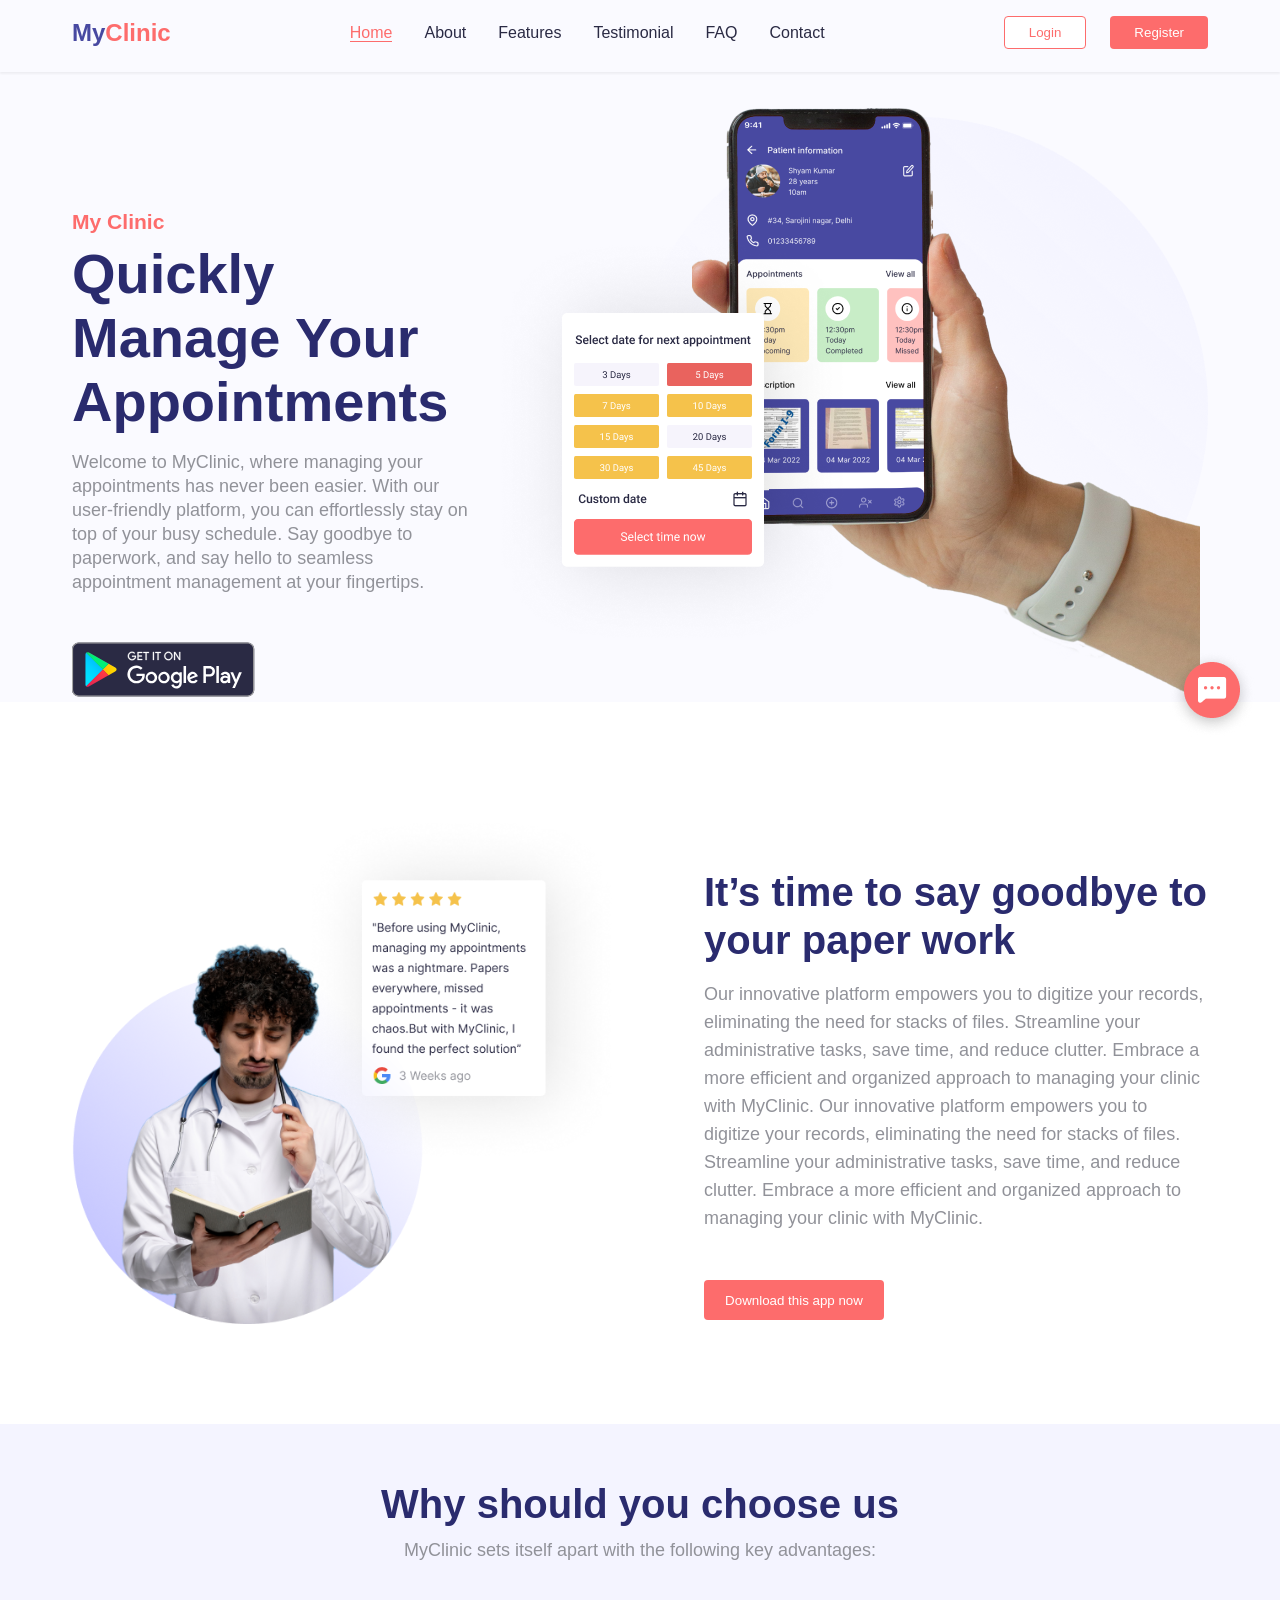
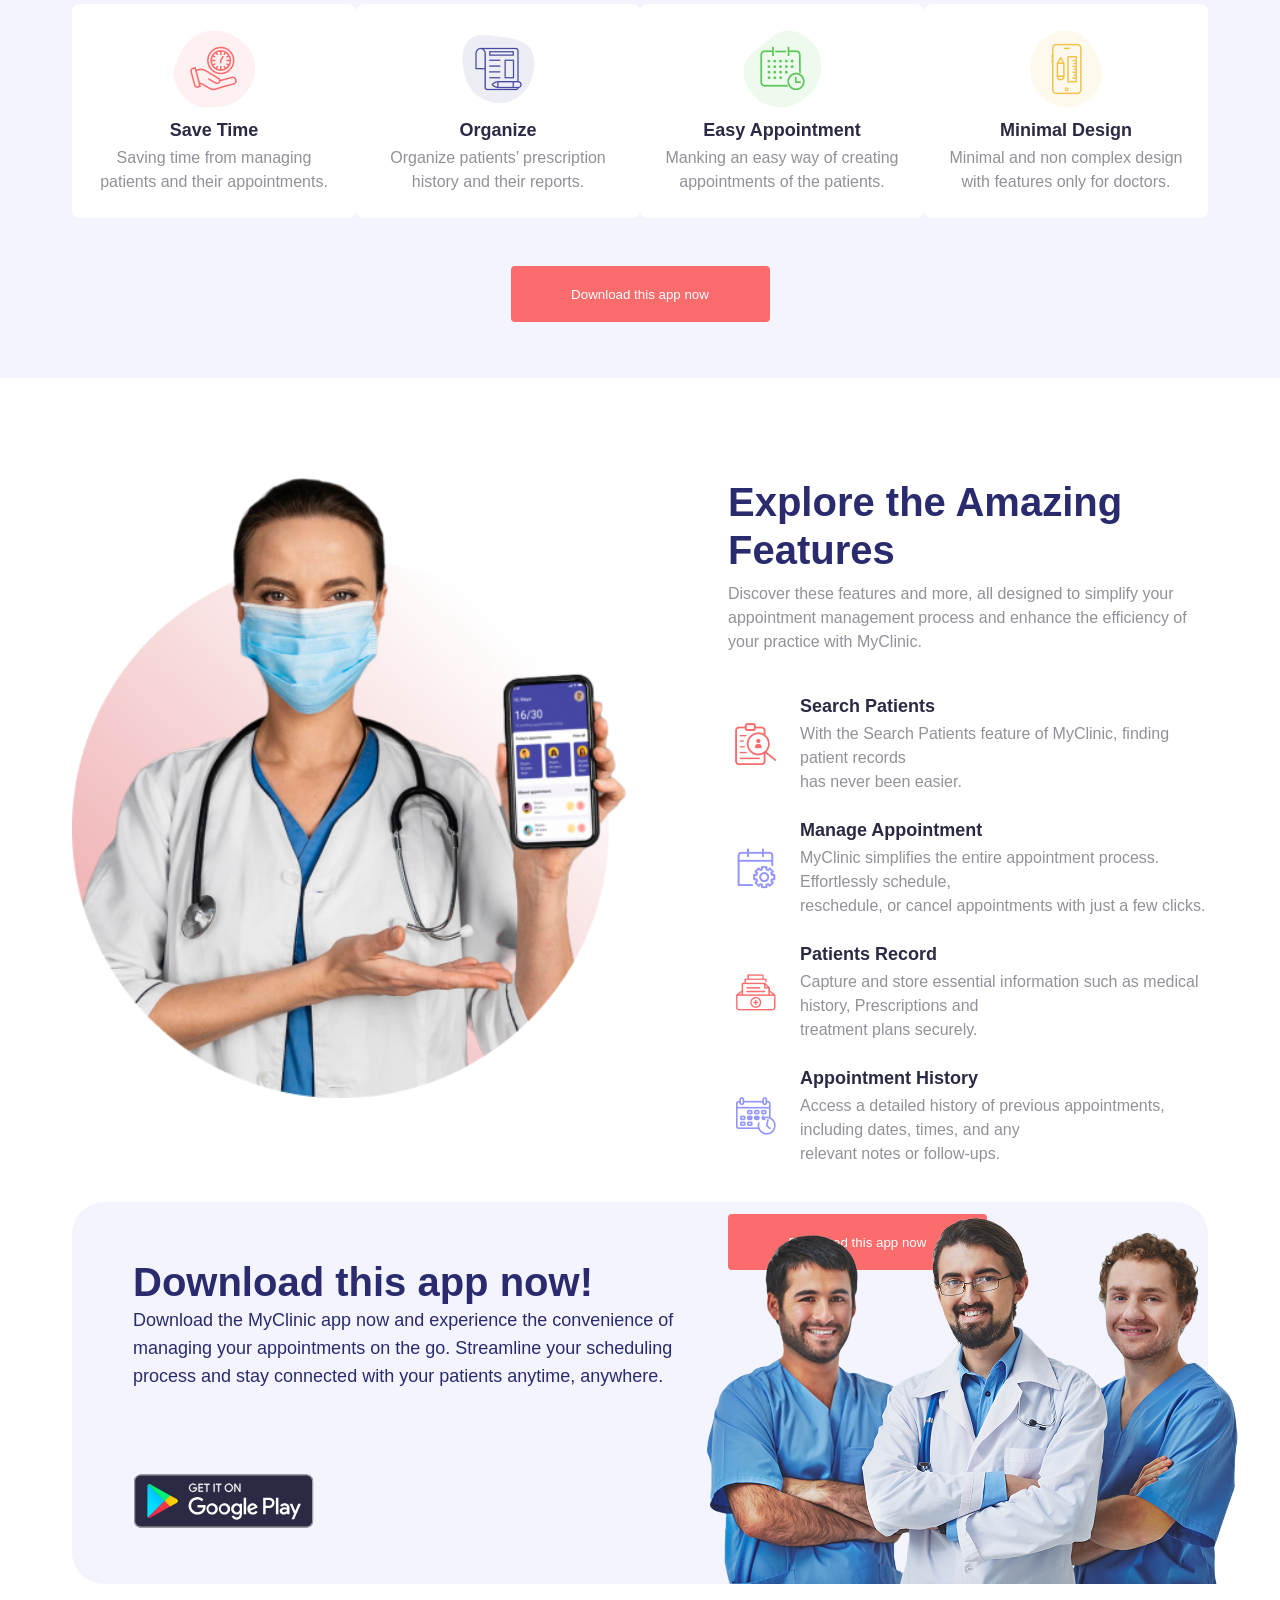
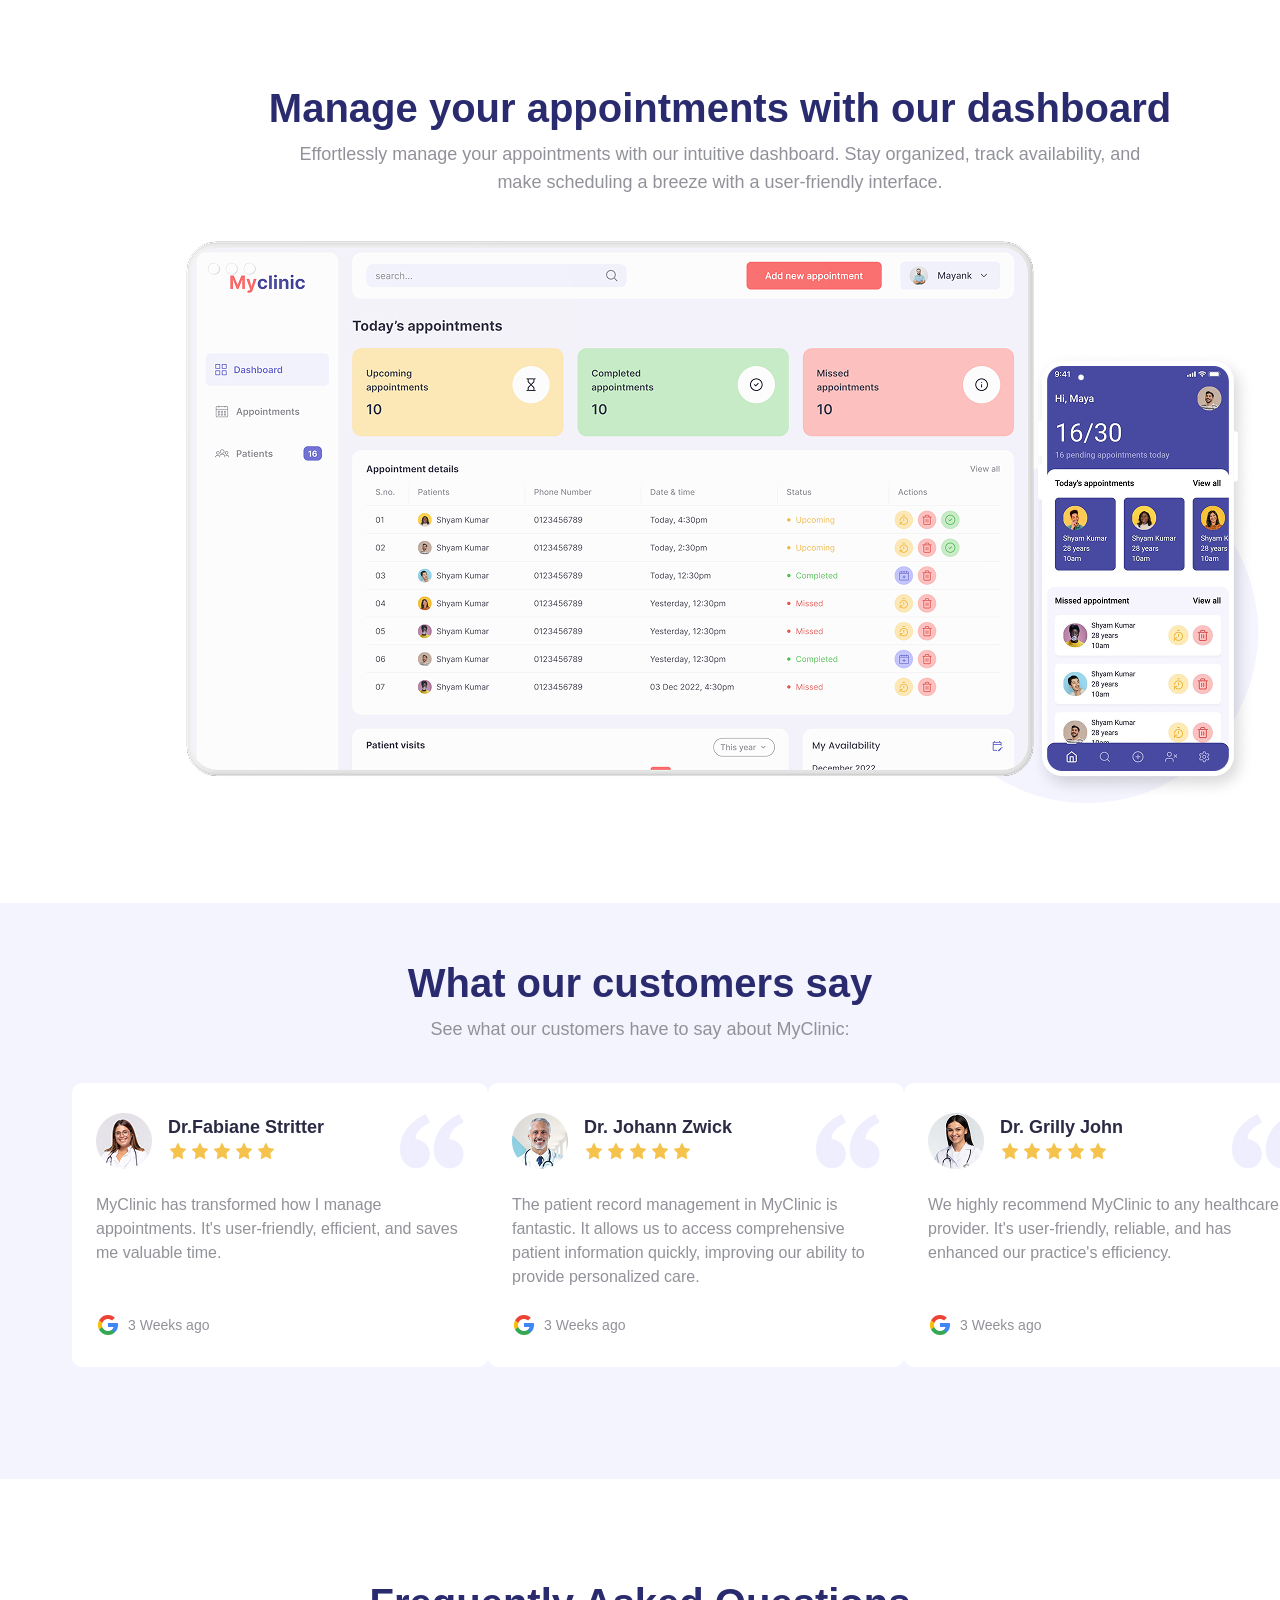
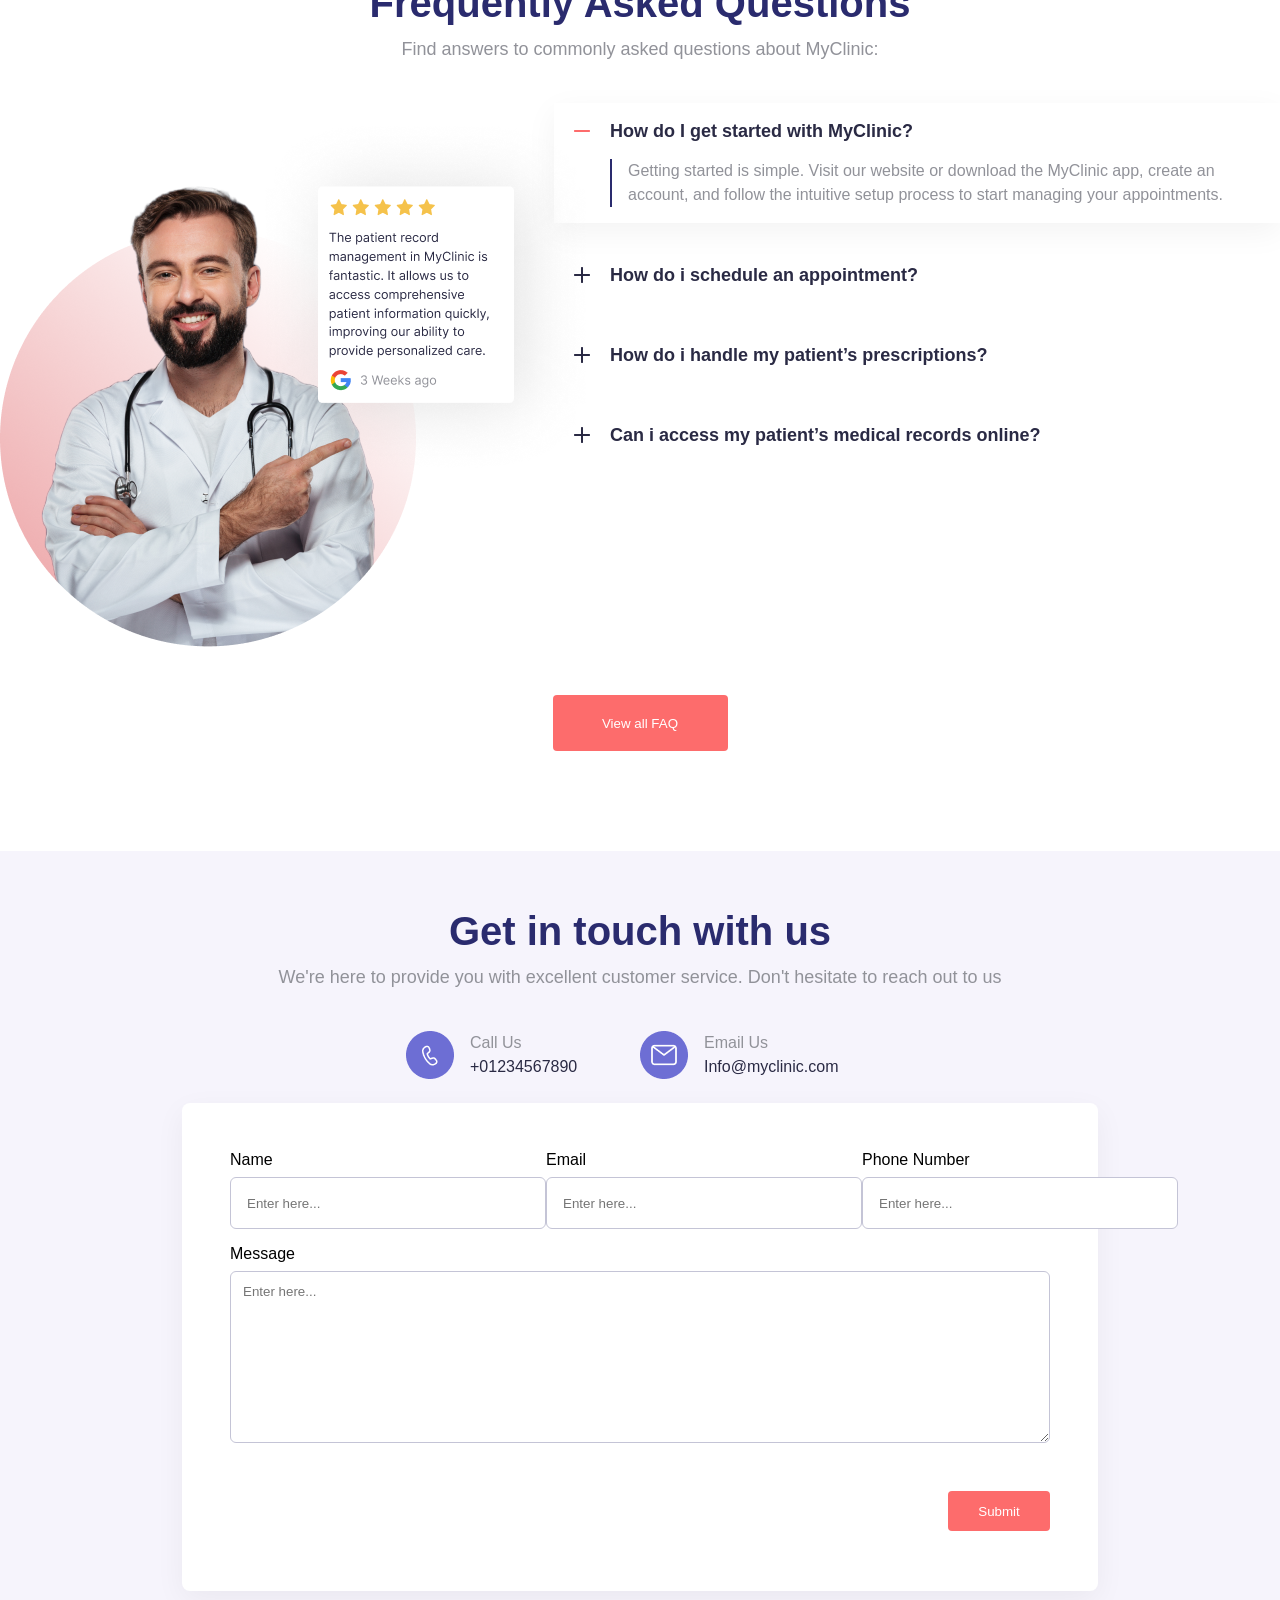
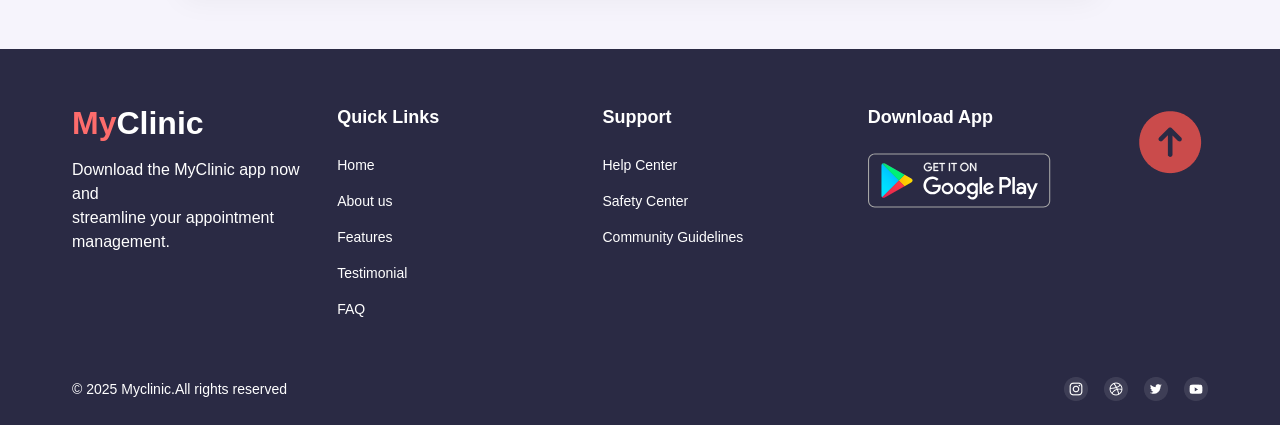
<file: Home/index.html>
<html lang="en">

<head>
    <meta charset="UTF-8">
    <meta name="viewport" content="width=device-width, initial-scale=1.0">
    <title>Home</title>
    <link rel="stylesheet" href="./style.css">
</head>

<body>

    <!-- <body id="top"> -->
    <!-- Section 1 Start -->
    <section class="top_header">
        <!-- Header start -->
        <div class="header">
            <div class="nav_bar">
                <h1> <span class="my">My</span><span class="clinic">Clinic</span></h1>
                <ul>
                    <li><a href="#" class="home">Home</a></li>
                    <li><a href="../About/about.html">About</a></li>
                    <li><a href="../Features/features.html">Features</a></li>
                    <li><a href="../Testimonial/testimonial.html">Testimonial</a></li>
                    <li><a href="../FAQs/faqs.html">FAQ</a></li>
                    <li><a href="../Contact us/contact.html">Contact</a></li>
                </ul>
                <div class="btn">
                    <button class="login">Login</button>
                    <button class="reg">Register</button>
                </div>
            </div>
        </div>
        <!-- Header end -->
         
        <!-- Hero Section Start -->
        <div class="hero_section">
            <section class="main_container">
                <div class="containt">
                    <div class="small_text">
                        <h3>My Clinic</h3>
                    </div>
                    <div class="heading">
                        <p>Quickly Manage Your Appointments</p>
                    </div>
                    <div class="para">
                        <p>Welcome to MyClinic, where managing your appointments has never been easier. With our
                            user-friendly platform, you can effortlessly stay on top of your busy schedule. Say
                            goodbye
                            to
                            paperwork, and say hello to seamless appointment management at your fingertips.</p>
                    </div>
                    <div class="btn_containt">
                        <img src="./ass/btn.svg" alt="">
                    </div>
                </div>

                <!-- Right Section -->
                <div class="right_side">
                    <img src="./ass/img.png" alt="">
                </div>
            </section>
        </div>
    </section>
    <!-- Section 1 End -->

    <!-- Section 2 Start -->
    <section class="section_2nd">
        <div class="left_side">
            <img src="./ass/2nd img.png" alt="">
        </div>
        <div class="containt">
            <div class="heading_2nd">
                <p>It’s time to say goodbye to your paper work</p>
            </div>
            <div class="para_2nd">
                <p>Our innovative platform empowers you to digitize your records, eliminating the need for stacks of
                    files. Streamline your administrative tasks, save time, and reduce clutter. Embrace a more
                    efficient
                    and organized approach to managing your clinic with MyClinic. Our innovative platform empowers
                    you
                    to digitize your records, eliminating the need for stacks of files. Streamline your
                    administrative
                    tasks, save time, and reduce clutter. Embrace a more efficient and organized approach to
                    managing
                    your clinic with MyClinic.</p>
            </div>
            <div class="btn_2nd">
                <button>Download this app now</button>
            </div>
    </section>
    <!-- Section 2 End -->

    <!-- Section 3 Start -->
    <section class="section_3rd">
        <div class="text_container">
            <div class="heading_3rd">
                <p>Why should you choose us</p>
            </div>
            <div class="para_3rd">
                <p>MyClinic sets itself apart with the following key advantages:</p>
            </div>
        </div>
        <div class="cards_container">
            <!-- card_1 -->
            <div class="card_1">
                <div class="img_1">
                    <img src="./ass/Save me.png" alt="">
                </div>
                <div class="text_container">
                    <div class="card_heading">
                        <p>Save Time</p>
                    </div>
                    <div class="card_subheading">
                        <p>Saving time from managing patients and their appointments.</p>
                    </div>
                </div>
            </div>
            <!-- card_2 -->
            <div class="card_1">
                <div class="img_1">
                    <img src="./ass/Organize.png" alt="">
                </div>
                <div class="text_container">
                    <div class="card_heading">
                        <p>Organize</p>
                    </div>
                    <div class="card_subheading">
                        <p>Organize patients’ prescription history and their reports.</p>
                    </div>
                </div>
            </div>
            <!-- card_3 -->
            <div class="card_1">
                <div class="img_1">
                    <img src="./ass/Easy Appointment.png" alt="">
                </div>
                <div class="text_container">
                    <div class="card_heading">
                        <p>Easy Appointment</p>
                    </div>
                    <div class="card_subheading">
                        <p>Manking an easy way of creating appointments of the patients.</p>
                    </div>
                </div>
            </div>
            <!-- card_4 -->
            <div class="card_1">
                <div class="img_1">
                    <img src="./ass/Minimal Design.png" alt="">
                </div>
                <div class="text_container">
                    <div class="card_heading">
                        <p>Minimal Design</p>
                    </div>
                    <div class="card_subheading">
                        <p>Minimal and non complex design with features only for doctors.</p>
                    </div>
                </div>
            </div>
        </div>
        <div class="btn_3rd">
            <button>Download this app now</button>
        </div>
    </section>
    <!-- Section 3 End -->

    <!-- Section 4 Start -->
    <section class="section_4th">
        <div class="left_side">
            <img src="./ass/img 4.png" alt="">
        </div>
        <div class="containt_main">
            <div class="heading_4th">
                <p>Explore the Amazing Features</p>
            </div>
            <div class="para_4th">
                <p>Discover these features and more, all designed to simplify your appointment management process
                    and
                    enhance the efficiency of your practice with MyClinic.</p>
            </div>
            <div class="containt_container">
                <div class="containt_4th">
                    <div class="icon">
                        <img src="./ass/Search Patients.png" alt="">
                    </div>
                    <div class="small_containt">
                        <div class="small_heading">
                            <p>Search Patients</p>
                        </div>
                        <div class="small_para">
                            <p>With the Search Patients feature of MyClinic, finding patient records <br>
                                has never been easier.</p>
                        </div>
                    </div>
                </div>

                <div class="containt_4th">
                    <div class="icon">
                        <img src="./ass/Manage Appointment.png" alt="">
                    </div>
                    <div class="small_containt">
                        <div class="small_heading">
                            <p>Manage Appointment</p>
                        </div>
                        <div class="small_para">
                            <p>MyClinic simplifies the entire appointment process. Effortlessly schedule, <br>
                                reschedule, or cancel appointments with just a few clicks.</p>
                        </div>
                    </div>
                </div>
                <div class="containt_4th">
                    <div class="icon">
                        <img src="./ass/Patients Record.png" alt="">
                    </div>
                    <div class="small_containt">
                        <div class="small_heading">
                            <p>Patients Record</p>
                        </div>
                        <div class="small_para">
                            <p>Capture and store essential information such as medical history, Prescriptions and
                                <br>treatment plans securely.
                            </p>
                        </div>
                    </div>
                </div>
                <div class="containt_4th">
                    <div class="icon">
                        <img src="./ass/Appointment History.png" alt="">
                    </div>
                    <div class="small_containt">
                        <div class="small_heading">
                            <p>Appointment History</p>
                        </div>
                        <div class="small_para">
                            <p>Access a detailed history of previous appointments, including dates, times, and any
                                <br>
                                relevant notes or follow-ups.
                            </p>
                        </div>
                    </div>
                </div>
            </div>
            <div class="btn_4th">
                <button>Download this app now</button>
            </div>
    </section>
    <!-- Section 4 End -->

    <!-- Section 5 Start -->
    <section>
        <div class="container">
            <div class="left_side">
                <div class="heading_para">
                    <div class="heading_5th">
                        <p>Download this app now!</p>
                    </div>
                    <div class="para_5th">
                        <p>Download the MyClinic app now and experience the convenience of managing your
                            appointments on
                            the
                            go. Streamline your scheduling process and stay connected with your patients anytime,
                            anywhere.
                        </p>
                    </div>
                </div>
                <div class="btn_5th">
                    <img src="./ass/btn.svg" alt="">
                </div>
            </div>
            <div class="righr_side">
                <img src="./ass/5th img.png" alt="">
            </div>
        </div>
    </section>
    <!-- Section 5 End -->

    <!-- Section 6 Start -->
    <section>
        <div class="containr_6th">
            <div class="heading_para_6th">
                <div class="heading_6th">
                    <p>Manage your appointments with our dashboard</p>
                </div>
                <div class="para_6th">
                    <p>Effortlessly manage your appointments with our intuitive dashboard. Stay organized, track
                        availability, and <br>make scheduling a breeze with a user-friendly interface.</p>
                </div>
            </div>
            <div class="6th_img">
                <img src="./ass/6th img.png" alt="">
            </div>
        </div>
    </section>
    <!-- Section 6 End -->

    <!-- Section 7 Start -->
    <section>
        <div class="containr_7th">
            <div class="heading_para_7th">
                <div class="heading_7th">
                    <p>What our customers say</p>
                </div>
                <div class="para_7th">
                    <p>See what our customers have to say about MyClinic:</p>
                </div>
                <!-- card 01 -->
                <div class="all_cards">
                    <div class="card_container">
                        <div class="top_container">
                            <div class="drimg_name">
                                <div class="dr_img">
                                    <img src="./ass/7th img.png" alt="">
                                </div>
                                <div class="dr_name_stars">
                                    <div class="dr_name">
                                        <p>Dr.Fabiane Stritter</p>
                                    </div>
                                    <div class="stars">
                                        <img src="./ass/stars.png" alt="">
                                    </div>
                                </div>
                            </div>
                            <div class="quotes">
                                <img src="./ass/Qutes.png" alt="">
                            </div>
                        </div>
                        <div class="para_7th_2nd">
                            <p>MyClinic has transformed how I manage appointments. It's user-friendly, efficient,
                                and
                                saves me valuable time.</p>
                        </div>
                        <div class="bottom_container">
                            <div class="google_img">
                                <img src="./ass/google.png" alt="">
                            </div>
                            <div class="time">
                                <p>3 Weeks ago</p>
                            </div>
                        </div>
                    </div>
                    <!-- card 02 -->
                    <div class="card_container">
                        <div class="top_container">
                            <div class="drimg_name">
                                <div class="dr_img">
                                    <img src="./ass/dr 2.png" alt="">
                                </div>
                                <div class="dr_name_stars">
                                    <div class="dr_name">
                                        <p>Dr. Johann Zwick</p>
                                    </div>
                                    <div class="stars">
                                        <img src="./ass/stars.png" alt="">
                                    </div>
                                </div>
                            </div>
                            <div class="quotes">
                                <img src="./ass/Qutes.png" alt="">
                            </div>
                        </div>
                        <div class="para_7th_2nd">
                            <p>The patient record management in MyClinic is fantastic. It allows us to access
                                comprehensive patient information quickly, improving our ability to provide
                                personalized
                                care.</p>
                        </div>
                        <div class="bottom_container">
                            <div class="google_img">
                                <img src="./ass/google.png" alt="">
                            </div>
                            <div class="time">
                                <p>3 Weeks ago</p>
                            </div>
                        </div>
                    </div>
                    <!-- card 03 -->
                    <div class="card_container">
                        <div class="top_container">
                            <div class="drimg_name">
                                <div class="dr_img">
                                    <img src="./ass/dr 3.png" alt="">
                                </div>
                                <div class="dr_name_stars">
                                    <div class="dr_name">
                                        <p>Dr. Grilly John</p>
                                    </div>
                                    <div class="stars">
                                        <img src="./ass/stars.png" alt="">
                                    </div>
                                </div>
                            </div>
                            <div class="quotes">
                                <img src="./ass/Qutes.png" alt="">
                            </div>
                        </div>
                        <div class="para_7th_2nd">
                            <p>We highly recommend MyClinic to any healthcare provider. It's user-friendly,
                                reliable,
                                and has enhanced our practice's efficiency.</p>
                        </div>
                        <div class="bottom_container">
                            <div class="google_img">
                                <img src="./ass/google.png" alt="">
                            </div>
                            <div class="time">
                                <p>3 Weeks ago</p>
                            </div>
                        </div>
                    </div>
                </div>
    </section>
    <!-- Section 7 End -->

    <!-- Section 8 Start -->
    <section>
        <div class="containr_8th">
            <div class="heading_8th">
                <p>Frequently Asked Questions</p>
            </div>
            <div class="para_8th">
                <p>Find answers to commonly asked questions about MyClinic:</p>
            </div>
            <!-- left side -->
            <div class="container_both">
                <div class="content_8th">
                    <div class="img_8th">
                        <img src="./ass/8th img.png" alt="">
                    </div>
                </div>
                <!-- right_side -->
                <div class="container_content">
                    <div class="container_1st">
                        <div class="heading_icon">
                            <div class="minus_img">
                                <img src="./ass/mins icon.png" alt="">
                            </div>
                            <div class="heading_1st">
                                <p>How do I get started with MyClinic?</p>
                            </div>
                        </div>
                        <div class="para_container">
                            <div class="para_1st">
                                <p>Getting started is simple. Visit our website or download the MyClinic app, create
                                    an
                                    <br>
                                    account,
                                    and follow the intuitive setup process to start managing your appointments.
                                </p>
                            </div>
                        </div>
                    </div>
                    <div class="container_2nd">
                        <div class="heading_2icon">
                            <div class="minus_img">
                                <img src="./ass/plus icon.png" alt="">
                            </div>
                            <div class="heading_1st">
                                <p>How do i schedule an appointment?</p>
                            </div>
                        </div>
                    </div>
                    <div class="container_2nd">
                        <div class="heading_2icon">
                            <div class="minus_img">
                                <img src="./ass/plus icon.png" alt="">
                            </div>
                            <div class="heading_1st">
                                <p>How do i handle my patient’s prescriptions?</p>
                            </div>
                        </div>
                    </div>
                    <div class="container_2nd">
                        <div class="heading_2icon">
                            <div class="minus_img">
                                <img src="./ass/plus icon.png" alt="">
                            </div>
                            <div class="heading_1st">
                                <p>Can i access my patient’s medical records online?</p>
                            </div>
                        </div>
                    </div>
                </div>
            </div>
            <div class="btn_8th">
                <button>View all FAQ</button>
            </div>
        </div>
    </section>
    <!-- Section 8 End -->

    <!-- Section 9 Start -->
    <section>
        <div class="container_9th">
            <div class="top_containt">
                <div class="heading_9th">
                    <p>Get in touch with us</p>
                </div>
                <div class="para_9th">
                    <p>We're here to provide you with excellent customer service. Don't hesitate to reach out to us
                    </p>
                </div>
            </div>
            <div class="base_container">
                <div class="contact">
                    <div class="call_icon">
                        <img src="./ass/call us.png" alt="">
                    </div>
                    <div class="container_call">
                        <div class="call_heading">
                            <p>Call Us</p>
                        </div>
                        <div class="call_num">
                            <p>+01234567890</p>
                        </div>
                    </div>
                </div>
                <div class="contact">
                    <div class="call_icon">
                        <img src="./ass/email us.png" alt="">
                    </div>
                    <div class="container_call">
                        <div class="call_heading">
                            <p>Email Us</p>
                        </div>
                        <div class="call_num">
                            <p>Info@myclinic.com</p>
                        </div>
                    </div>
                </div>
            </div>
            <!-- form -->
            <form>
                <div class="container_input">
                    <div class="labe_text">
                        <label class="naem">Name</label>
                        <input type="text" placeholder="Enter here...">
                    </div>
                    <div class="labe_text">
                        <label class="naem">Email</label>
                        <input type="email" placeholder="Enter here...">
                    </div>
                    <div class="labe_text">
                        <label class="naem">Phone Number</label>
                        <input type="tel" placeholder="Enter here...">
                    </div>
                </div>

                <div class="labe_text">
                    <label class="message">Message</label>
                    <textarea class="msg" placeholder="Enter here..."></textarea>
                </div>
                <div class="btn_9th">
                    <button>Submit</button>
                </div>
            </form>
        </div>
    </section>
    <!-- Section 9 End -->

    <!-- Section 10 Start -->
    <footer>
        <div class="footer_containter">
            <div class="all_container">
                <div class="container_1">
                    <div class="logo">
                        <h1> <span class="my">My</span><span class="clinic_1">Clinic</span></h1>
                    </div>
                    <div class="para_10th">
                        <p>Download the MyClinic app now and <br>streamline your appointment <br>management.</p>
                    </div>
                </div>
                <div class="container_2">
                    <div class="quick_links">
                        <p>Quick Links</p>
                    </div>
                    <div class="items">
                        <p>Home</p>
                        <p>About us</p>
                        <p>Features</p>
                        <p>Testimonial</p>
                        <p>FAQ</p>
                    </div>
                </div>
                <div class="container_3">
                    <div class="support">
                        <p>Support</p>
                    </div>
                    <div class="items">
                        <p>Help Center</p>
                        <p>Safety Center</p>
                        <p>Community Guidelines</p>
                    </div>
                </div>
                <div class="container_4">
                    <div class="download_app">
                        <p>Download App</p>
                    </div>
                    <div class="btn_10th">
                        <img src="./ass/btn.svg" alt="">
                    </div>
                </div>
                <div class="top_arrow">
                    <a href="#top">
                        <img src="./ass/top arrow.png" alt="">
                    </a>
                </div>
            </div>

            <div class="copy_social">
                <div class="copywrite">
                    <p>© 2025 Myclinic.All rights reserved</p>
                </div>
                <div class="socila_icons">
                    <img src="./ass/instagram.png" alt="">
                    <img src="./ass/dribbble.png" alt="">
                    <img src="./ass/twitter.png" alt="">
                    <img src="./ass/youtube.png" alt="">
                </div>
            </div>
        </div>
    </footer>
    <!-- Section 10 End -->

    <!-- chat icon start -->
    <div class="chat_icon">
        <img src="./ass/Chat support.png" alt="">
    </div>
    <!-- chat icon end -->
</body>

</html>
</file>
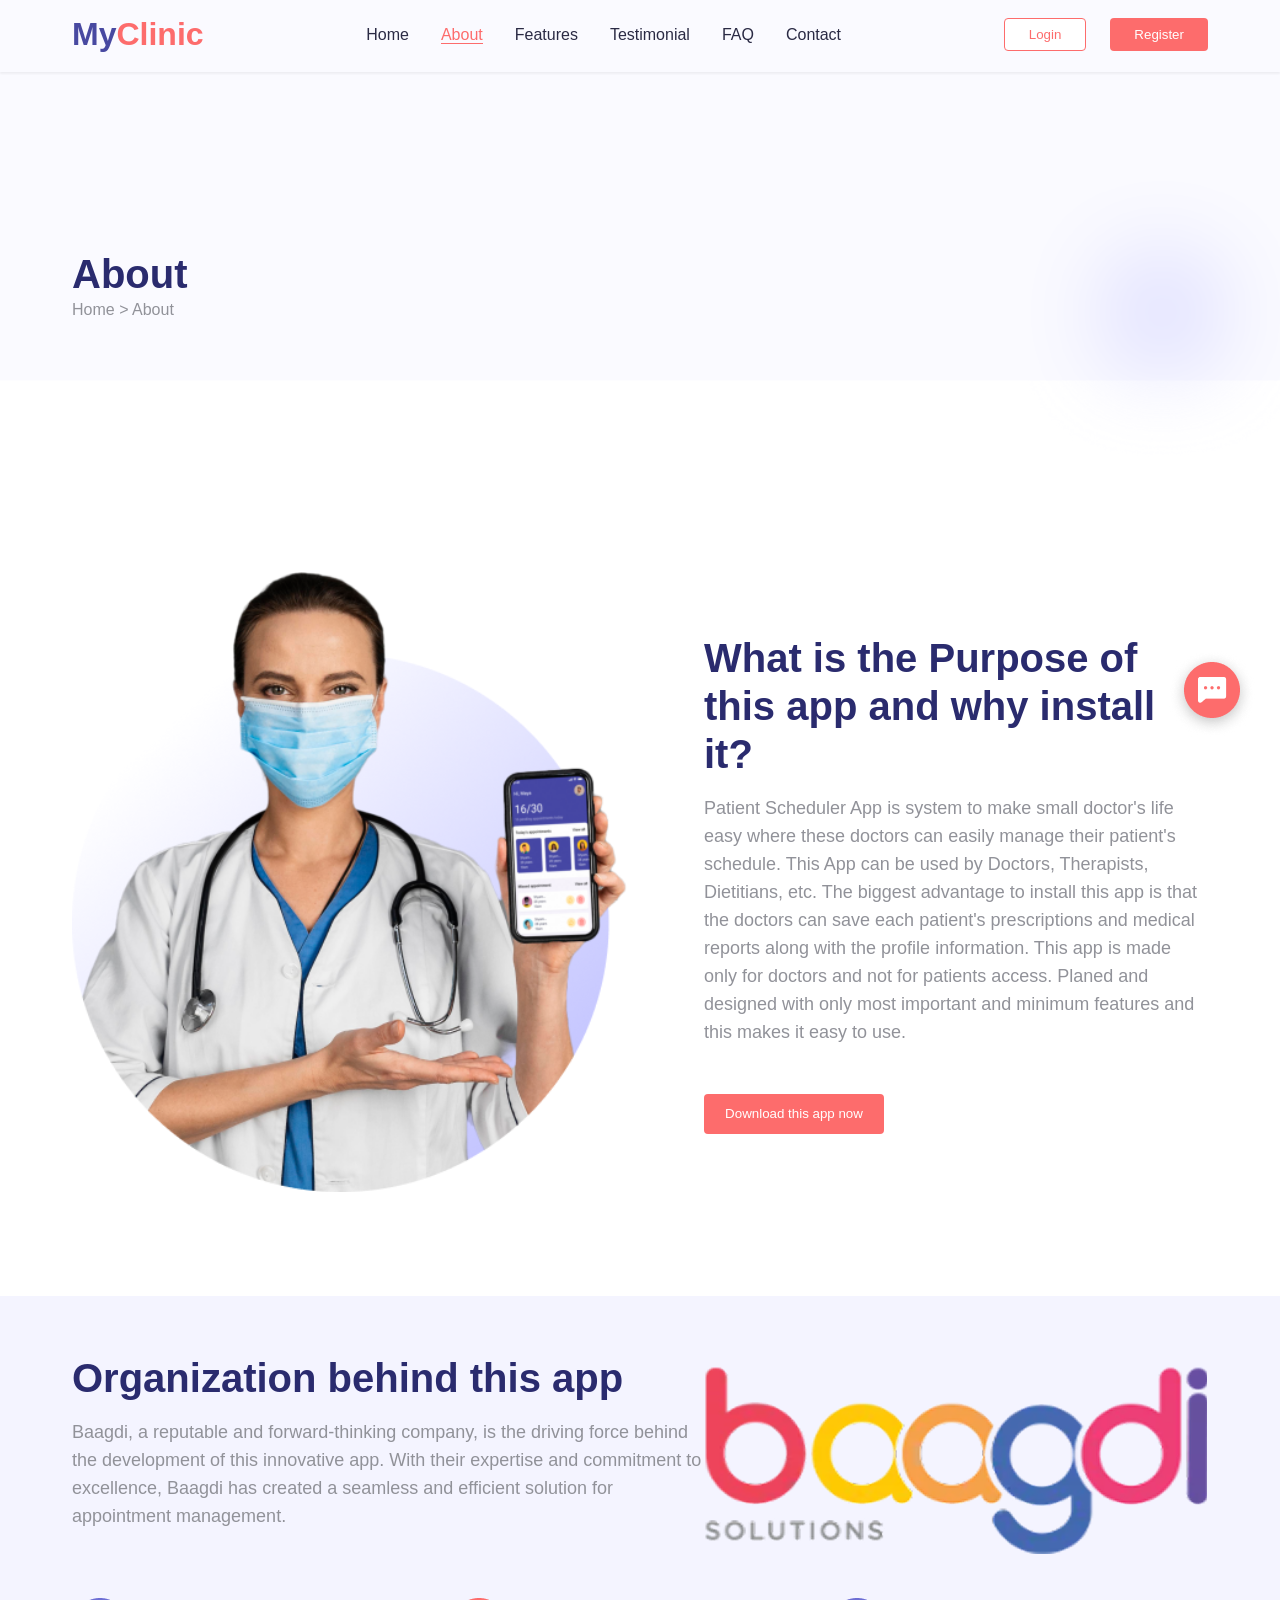
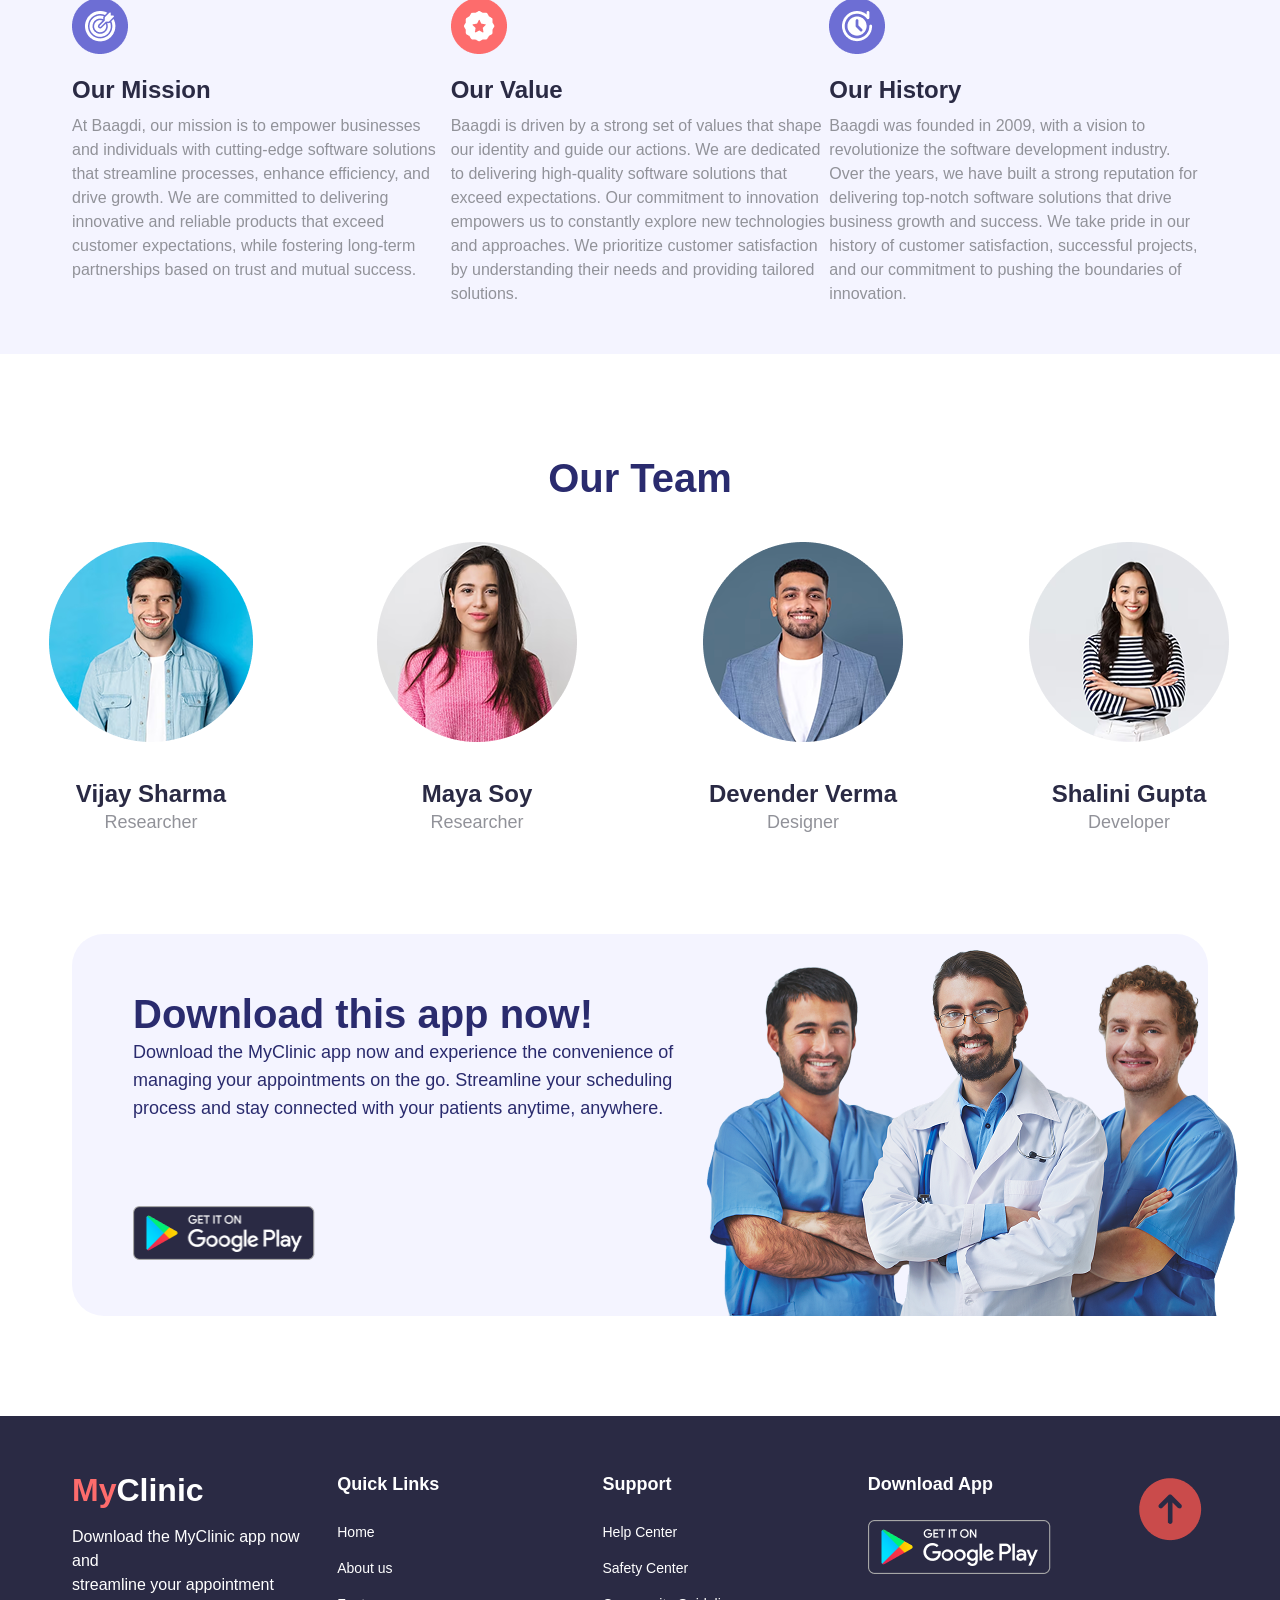
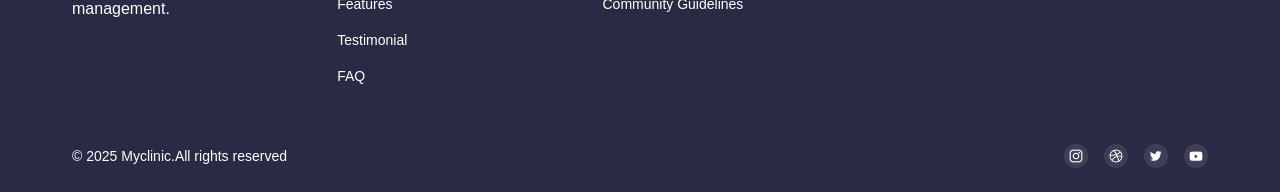
<file: About/about.html>
<!DOCTYPE html>
<html lang="en">

<head>
    <meta charset="UTF-8">
    <meta name="viewport" content="width=device-width, initial-scale=1.0">
    <title>About</title>
    <link rel="stylesheet" href="./style.css">
</head>

<body>
    <!-- Header start -->
    <div class="header">
        <div class="nav_bar">
            <h1> <span class="my">My</span><span class="clinic">Clinic</span></h1>
            <ul>
                <li><a href="../Home/index.html">Home</a></li>
                <li><a href="#" class="about">About</a></li>
                <li><a href="../Features/features.html">Features</a></li>
                <li><a href="../Testimonial/testimonial.html">Testimonial</a></li>
                <li><a href="../FAQs/faqs.html">FAQ</a></li>
                <li><a href="../Contact us/contact.html">Contact</a></li>
            </ul>
            <div class="btn">
                <button class="login">Login</button>
                <button class="reg">Register</button>
            </div>
        </div>
    </div>
    <!-- Header end -->


    <!-- section 1 start -->
    <div class="hero_section">
        <div class="hero_text">
            <div class="h_heading">
                <p>About</p>
            </div>
            <div class="subheading">
                <p>Home > About</p>
            </div>
        </div>
    </div>
    <!-- <div class="bcg">
    </div> -->
    <!-- section 1 end -->

    <!-- section 2 start -->
    <section class="about_section_2nd">
        <div class="left_side">
            <img src="./ass/image 1.png" alt="">
        </div>
        <div class="containt">
            <div class="heading_2nd">
                <p>What is the Purpose of this app and why install it?</p>
            </div>
            <div class="para_2nd">
                <p>Patient Scheduler App is system to make small doctor's life easy where these doctors can easily
                    manage their patient's schedule. This App can be used by Doctors, Therapists, Dietitians, etc. The
                    biggest advantage to install this app is that the doctors can save each patient's prescriptions and
                    medical reports along with the profile information. This app is made only for doctors and not for
                    patients access. Planed and designed with only most important and minimum features and this makes it
                    easy to use.</p>
            </div>
            <div class="btn_2nd">
                <button>Download this app now</button>
            </div>
    </section>
    <!-- section 2 end -->

    <!-- section 3 start -->
    <div class="container_33">
        <div class="con_top">
            <div class="con_1">
                <div class="heading_con_1">
                    <p>Organization behind this app</p>
                </div>
                <div class="para_con_1">
                    <p>Baagdi, a reputable and forward-thinking company, is the driving force behind the development of
                        this innovative app. With their expertise and commitment to excellence, Baagdi has created a
                        seamless and efficient solution for appointment management.</p>
                </div>
            </div>
            <div class="image_con_1">
                <img src="./ass/logo.png" alt="">
            </div>
        </div>

        <div class="con_buttom">
            <div class="info">
                <div class="image_con_2">
                    <img src="./ass/Our Mission.png" alt="">
                </div>
                <div class="con_2">
                    <div class="heading_con_2">
                        <p>Our Mission</p>
                    </div>
                    <div class="para_con_2">
                        <p>At Baagdi, our mission is to empower businesses and individuals with cutting-edge software
                            solutions that streamline processes, enhance efficiency, and drive growth. We are committed
                            to
                            delivering innovative and reliable products that exceed customer expectations, while
                            fostering
                            long-term partnerships based on trust and mutual success.</p>
                    </div>
                </div>
            </div>
            <div class="info">
                <div class="image_con_2">
                    <img src="./ass/Our Value.png" alt="">
                </div>
                <div class="con_2">
                    <div class="heading_con_2">
                        <p>Our Value</p>
                    </div>
                    <div class="para_con_2">
                        <p>Baagdi is driven by a strong set of values that shape our identity and guide our actions. We
                            are dedicated to delivering high-quality software solutions that exceed expectations. Our
                            commitment to innovation empowers us to constantly explore new technologies and approaches.
                            We prioritize customer satisfaction by understanding their needs and providing tailored
                            solutions.</p>
                    </div>
                </div>
            </div>
            <div class="info">
                <div class="image_con_2">
                    <img src="./ass/Our History.png" alt="">
                </div>
                <div class="con_2">
                    <div class="heading_con_2">
                        <p>Our History</p>
                    </div>
                    <div class="para_con_2">
                        <p>Baagdi was founded in 2009, with a vision to revolutionize the software development industry.
                            Over the years, we have built a strong reputation for delivering top-notch software
                            solutions that drive business growth and success. We take pride in our history of customer
                            satisfaction, successful projects, and our commitment to pushing the boundaries of
                            innovation.</p>
                    </div>
                </div>
            </div>
        </div>
    </div>
    <!-- section 3 end -->
    <!-- section 4 start -->
    <section>
        <div class="heading_con_4">
            <p>Our Team</p>
        </div>
        <div class="pro_sec">
            <div class="profile">
                <img src="./ass/1.png" alt="">
                <div class="heading_con_44">
                    <p>Vijay Sharma</p>
                </div>
                <div class="para_con_4">
                    <p>Researcher</p>
                </div>
            </div>
            <div class="profile">
                <img src="./ass/2.png" alt="">
                <div class="heading_con_44">
                    <p>Maya Soy</p>
                </div>
                <div class="para_con_4">
                    <p>Researcher</p>
                </div>
            </div>

            <div class="profile">
                <img src="./ass/3.png" alt="">
                <div class="heading_con_44">
                    <p>Devender Verma</p>
                </div>
                <div class="para_con_4">
                    <p>Designer</p>
                </div>
            </div>
            <div class="profile">
                <img src="./ass/4.png" alt="">
                <div class="heading_con_44">
                    <p>Shalini Gupta</p>
                </div>
                <div class="para_con_4">
                    <p>Developer</p>
                </div>
            </div>
        </div>
    </section>
    <!-- section 4 end -->

    <!-- section 5 start -->
    <section>
        <div class="container">
            <div class="left_side">
                <div class="heading_para">
                    <div class="heading_5th">
                        <p>Download this app now!</p>
                    </div>
                    <div class="para_5th">
                        <p>Download the MyClinic app now and experience the convenience of managing your
                            appointments on
                            the
                            go. Streamline your scheduling process and stay connected with your patients anytime,
                            anywhere.
                        </p>
                    </div>
                </div>
                <div class="btn_5th">
                    <img src="./ass/Download btn.png" alt="">
                </div>
            </div>
            <div class="righr_side">
                <img src="./ass/5th img.png" alt="">
            </div>
        </div>
    </section>
    <!-- section 5 end -->

    <!-- section 6 start -->
    <footer>
        <div class="footer_containter">
            <div class="all_container">
                <div class="container_1">
                    <div class="logo">
                        <h1> <span class="my">My</span><span class="clinic_1">Clinic</span></h1>
                    </div>
                    <div class="para_10th">
                        <p>Download the MyClinic app now and <br>streamline your appointment <br>management.</p>
                    </div>
                </div>
                <div class="container_2">
                    <div class="quick_links">
                        <p>Quick Links</p>
                    </div>
                    <div class="items">
                        <p>Home</p>
                        <p>About us</p>
                        <p>Features</p>
                        <p>Testimonial</p>
                        <p>FAQ</p>
                    </div>
                </div>
                <div class="container_3">
                    <div class="support">
                        <p>Support</p>
                    </div>
                    <div class="items">
                        <p>Help Center</p>
                        <p>Safety Center</p>
                        <p>Community Guidelines</p>
                    </div>
                </div>
                <div class="container_4">
                    <div class="download_app">
                        <p>Download App</p>
                    </div>
                    <div class="btn_10th">
                        <img src="./ass/Download btn.png" alt="">
                    </div>
                </div>
                <div class="top_arrow">
                    <a href="#top">
                        <img src="./ass/top arrow.png" alt="">
                    </a>
                </div>
            </div>

            <div class="copy_social">
                <div class="copywrite">
                    <p>© 2025 Myclinic.All rights reserved</p>
                </div>
                <div class="socila_icons">
                    <img src="./ass/instagram.png" alt="">
                    <img src="./ass/dribbble.png" alt="">
                    <img src="./ass/twitter.png" alt="">
                    <img src="./ass/youtube.png" alt="">
                </div>
            </div>
        </div>
    </footer>
    <!-- section 6 end -->

    <!-- chat icon start -->
    <div class="chat_icon">
        <img src="./ass/Chat support.png" alt="">
    </div>
    <!-- chat icon end -->
</body>

</html>
</file>
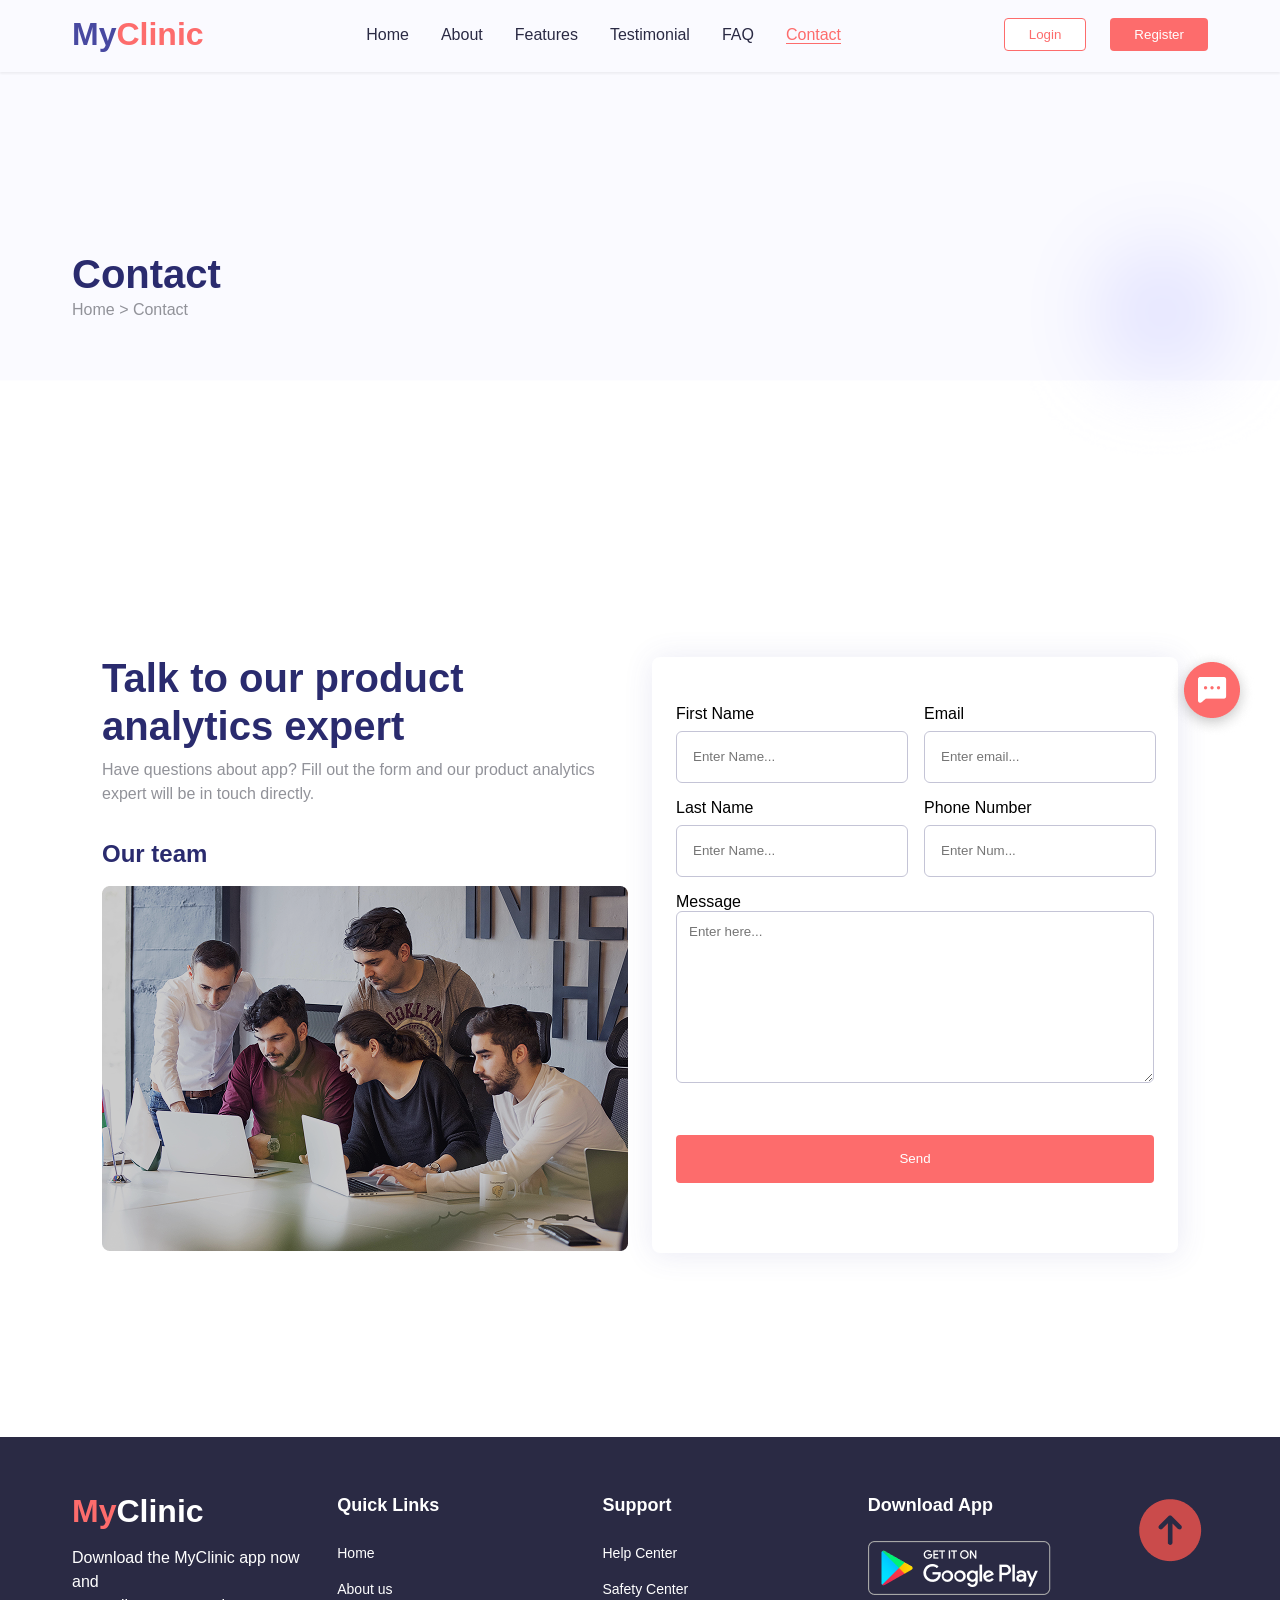
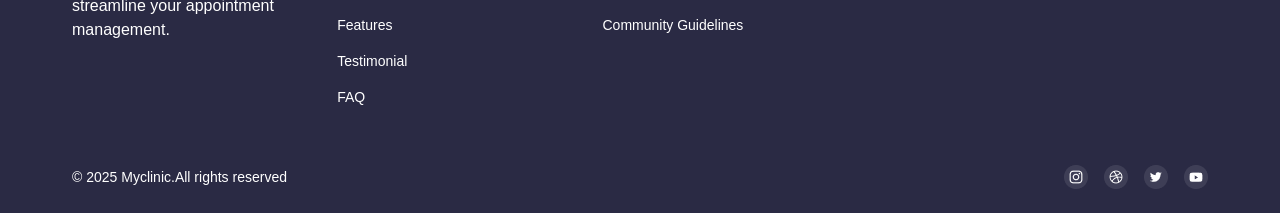
<file: Contact us/contact.html>
<!DOCTYPE html>
<html lang="en">

<head>
    <meta charset="UTF-8">
    <meta name="viewport" content="width=device-width, initial-scale=1.0">
    <title>Contact</title>
    <link rel="stylesheet" href="./style.css">
</head>

<body>
    <!-- Header start -->
    <div class="header">
        <div class="nav_bar">
            <h1> <span class="my">My</span><span class="clinic">Clinic</span></h1>
            <ul>
                <li><a href="../Home/index.html">Home</a></li>
                <li><a href="../About/about.html">About</a></li>
                <li><a href="../Features/features.html">Features</a></li>
                <li><a href="../Testimonial/testimonial.html">Testimonial</a></li>
                <li><a href="../FAQs/faqs.html">FAQ</a></li>
                <li><a href="#" class="contact">Contact</a></li>
            </ul>
            <div class="btn">
                <button class="login">Login</button>
                <button class="reg">Register</button>
            </div>
        </div>
    </div>
    <!-- Header end -->

    <!-- section 1 start -->
    <div class="hero_section">
        <div class="hero_text">
            <div class="h_heading">
                <p>Contact</p>
            </div>
            <div class="subheading">
                <p>Home > Contact</p>
            </div>
        </div>
    </div>
    <!-- section 1 end -->

    <!-- section 2 start -->
    <div class="base_container">
        <div class="left_con">
            <div class="top_heading">
                <p>Talk to our product analytics expert</p>
            </div>
            <div class="top_para">
                <p>Have questions about app? Fill out the form and our product analytics expert will be in touch
                    directly.</p>
            </div>
            <div class="top_2nd_heading">
                <p>Our team</p>
            </div>
            <div class="left_img">
                <img src="./ass/our team.png" alt="">
            </div>

        </div>
        <form>
            <div class="right_con">
                <div class="inputs_con">
                    <div class="row_1st">
                        <div class="label_name">
                            <label>First Name</label>
                            <div class="input">
                                <input type="text" placeholder="Enter Name...">
                            </div>
                        </div>
                        <div class="label_name">
                            <label>Last Name</label>
                            <div class="input">
                                <input type="text" placeholder="Enter Name...">
                            </div>
                        </div>
                    </div>
                    <div class="row_2nd">
                        <div class="label_name">
                            <label>Email</label>
                            <div class="input">
                                <input type="email" placeholder="Enter email...">
                            </div>
                        </div>
                        <div class="label_name">
                            <label>Phone Number</label>
                            <div class="input">
                                <input type="tel" placeholder="Enter Num...">
                            </div>
                        </div>
                    </div>
                </div>
                <div class="row_3rd">
                    <div class="label_name">
                        <label class="message">Message</label>
                        <div class="input">
                            <textarea class="msg" placeholder="Enter here..."></textarea>
                        </div>
                    </div>
                </div>
                <div class="btn_send">
                    <button>Send</button>
                </div>
            </div>
        </form>
    </div>
    <!-- section 2 end -->
    <!-- section 3 start -->

    <footer>
        <div class="footer_containter">
            <div class="all_container">
                <div class="container_1">
                    <div class="logo">
                        <h1> <span class="my">My</span><span class="clinic_1">Clinic</span></h1>
                    </div>
                    <div class="para_10th">
                        <p>Download the MyClinic app now and <br>streamline your appointment <br>management.</p>
                    </div>
                </div>
                <div class="container_2">
                    <div class="quick_links">
                        <p>Quick Links</p>
                    </div>
                    <div class="items">
                        <p>Home</p>
                        <p>About us</p>
                        <p>Features</p>
                        <p>Testimonial</p>
                        <p>FAQ</p>
                    </div>
                </div>
                <div class="container_3">
                    <div class="support">
                        <p>Support</p>
                    </div>
                    <div class="items">
                        <p>Help Center</p>
                        <p>Safety Center</p>
                        <p>Community Guidelines</p>
                    </div>
                </div>
                <div class="container_4">
                    <div class="download_app">
                        <p>Download App</p>
                    </div>
                    <div class="btn_10th">
                        <img src="./ass/Download btn.png" alt="">
                    </div>
                </div>
                <div class="top_arrow">
                    <a href="#top">
                        <img src="./ass/top arrow.png" alt="">
                    </a>
                </div>
            </div>

            <div class="copy_social">
                <div class="copywrite">
                    <p>© 2025 Myclinic.All rights reserved</p>
                </div>
                <div class="socila_icons">
                    <img src="./ass/instagram.png" alt="">
                    <img src="./ass/dribbble.png" alt="">
                    <img src="./ass/twitter.png" alt="">
                    <img src="./ass/youtube.png" alt="">
                </div>
            </div>
        </div>
    </footer>
    <!-- section 3 end -->

    <!-- chat icon start -->
    <div class="chat_icon">
        <img src="./ass/Chat support.png" alt="">
    </div>
    <!-- chat icon end -->
</body>

</html>
</file>
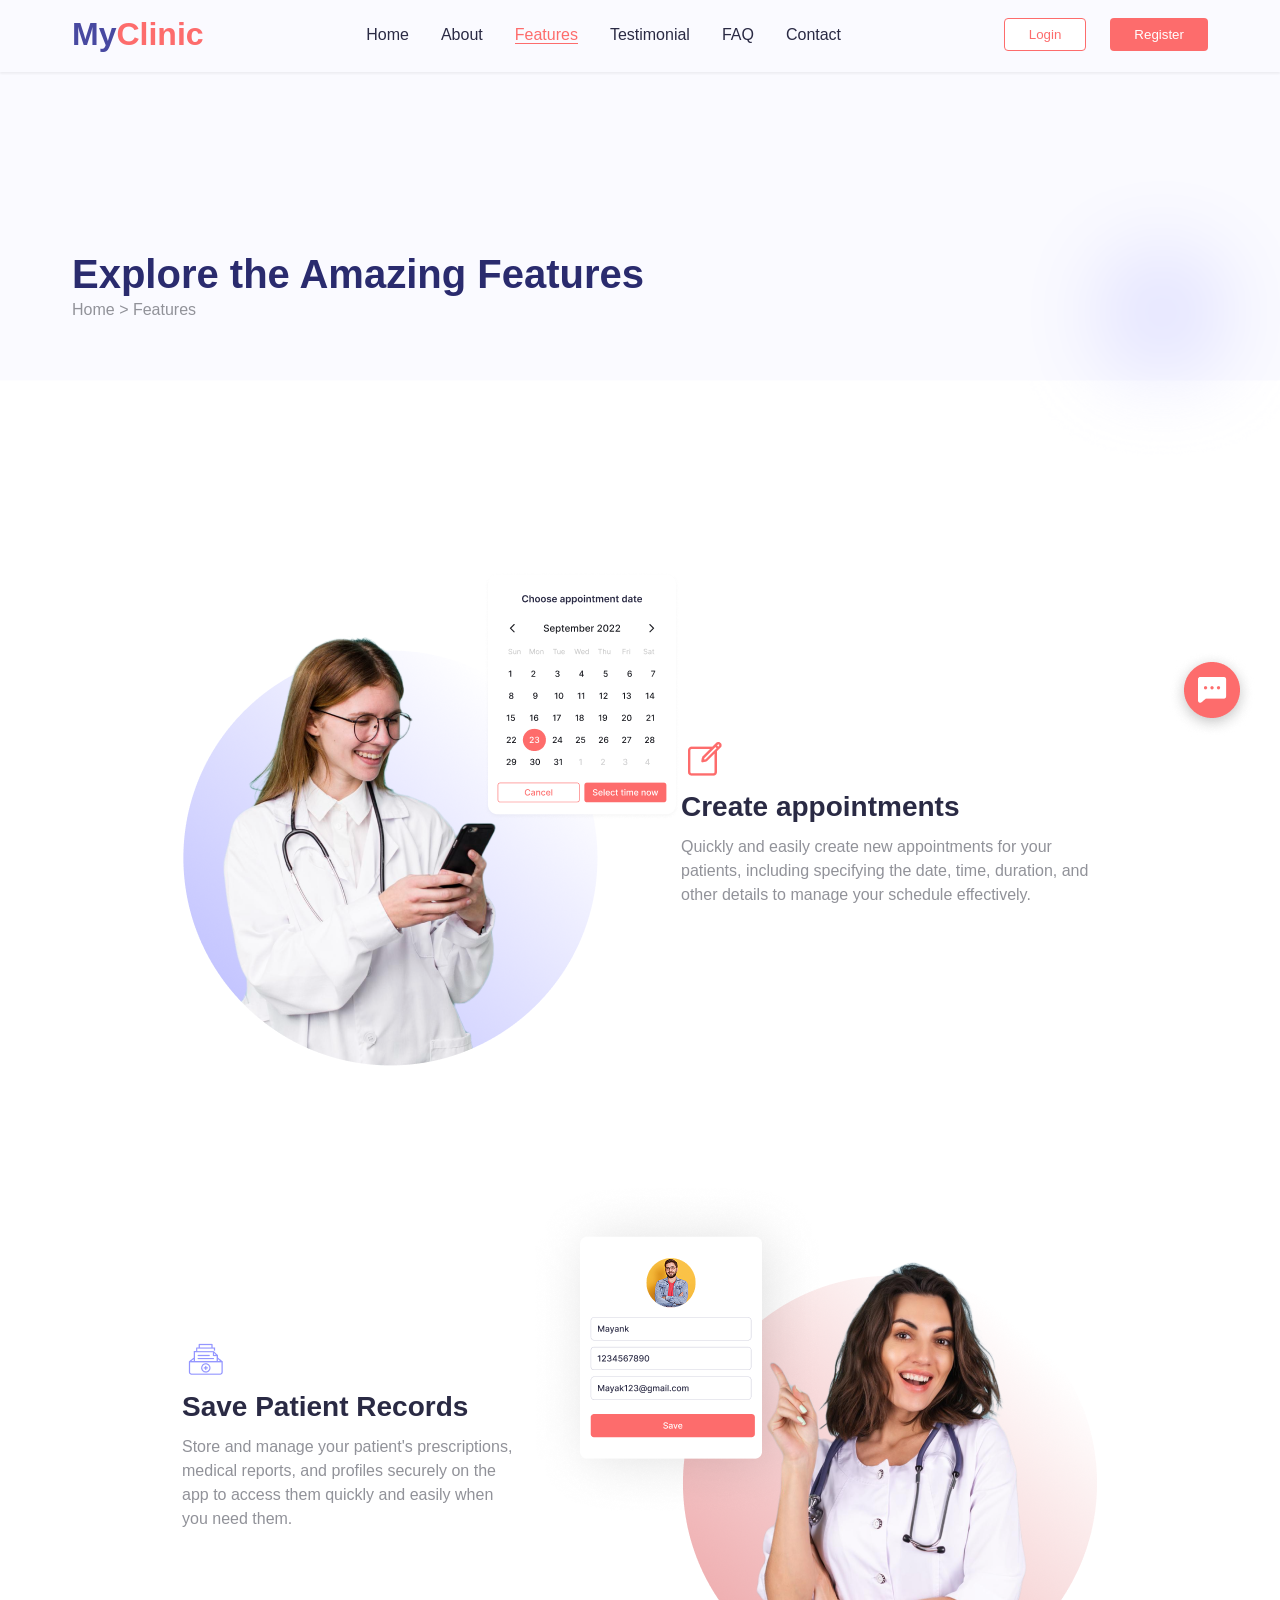
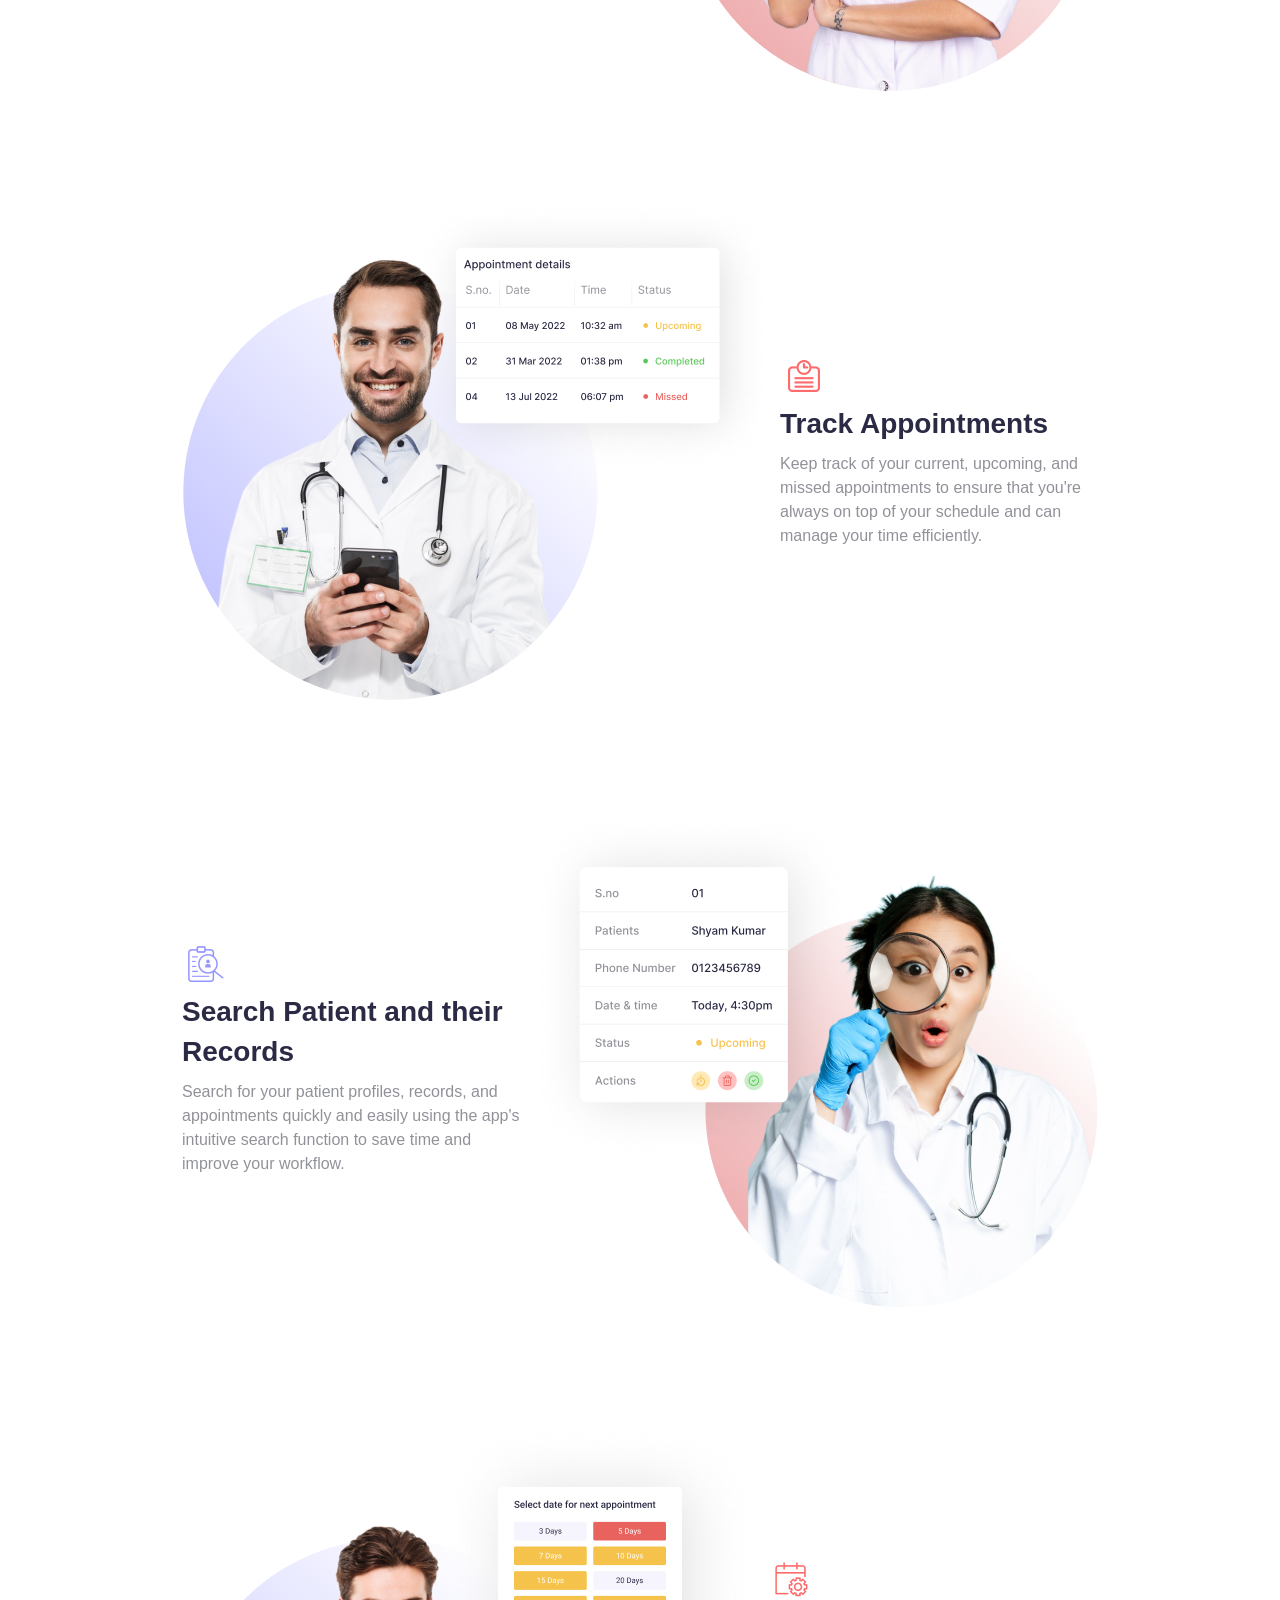
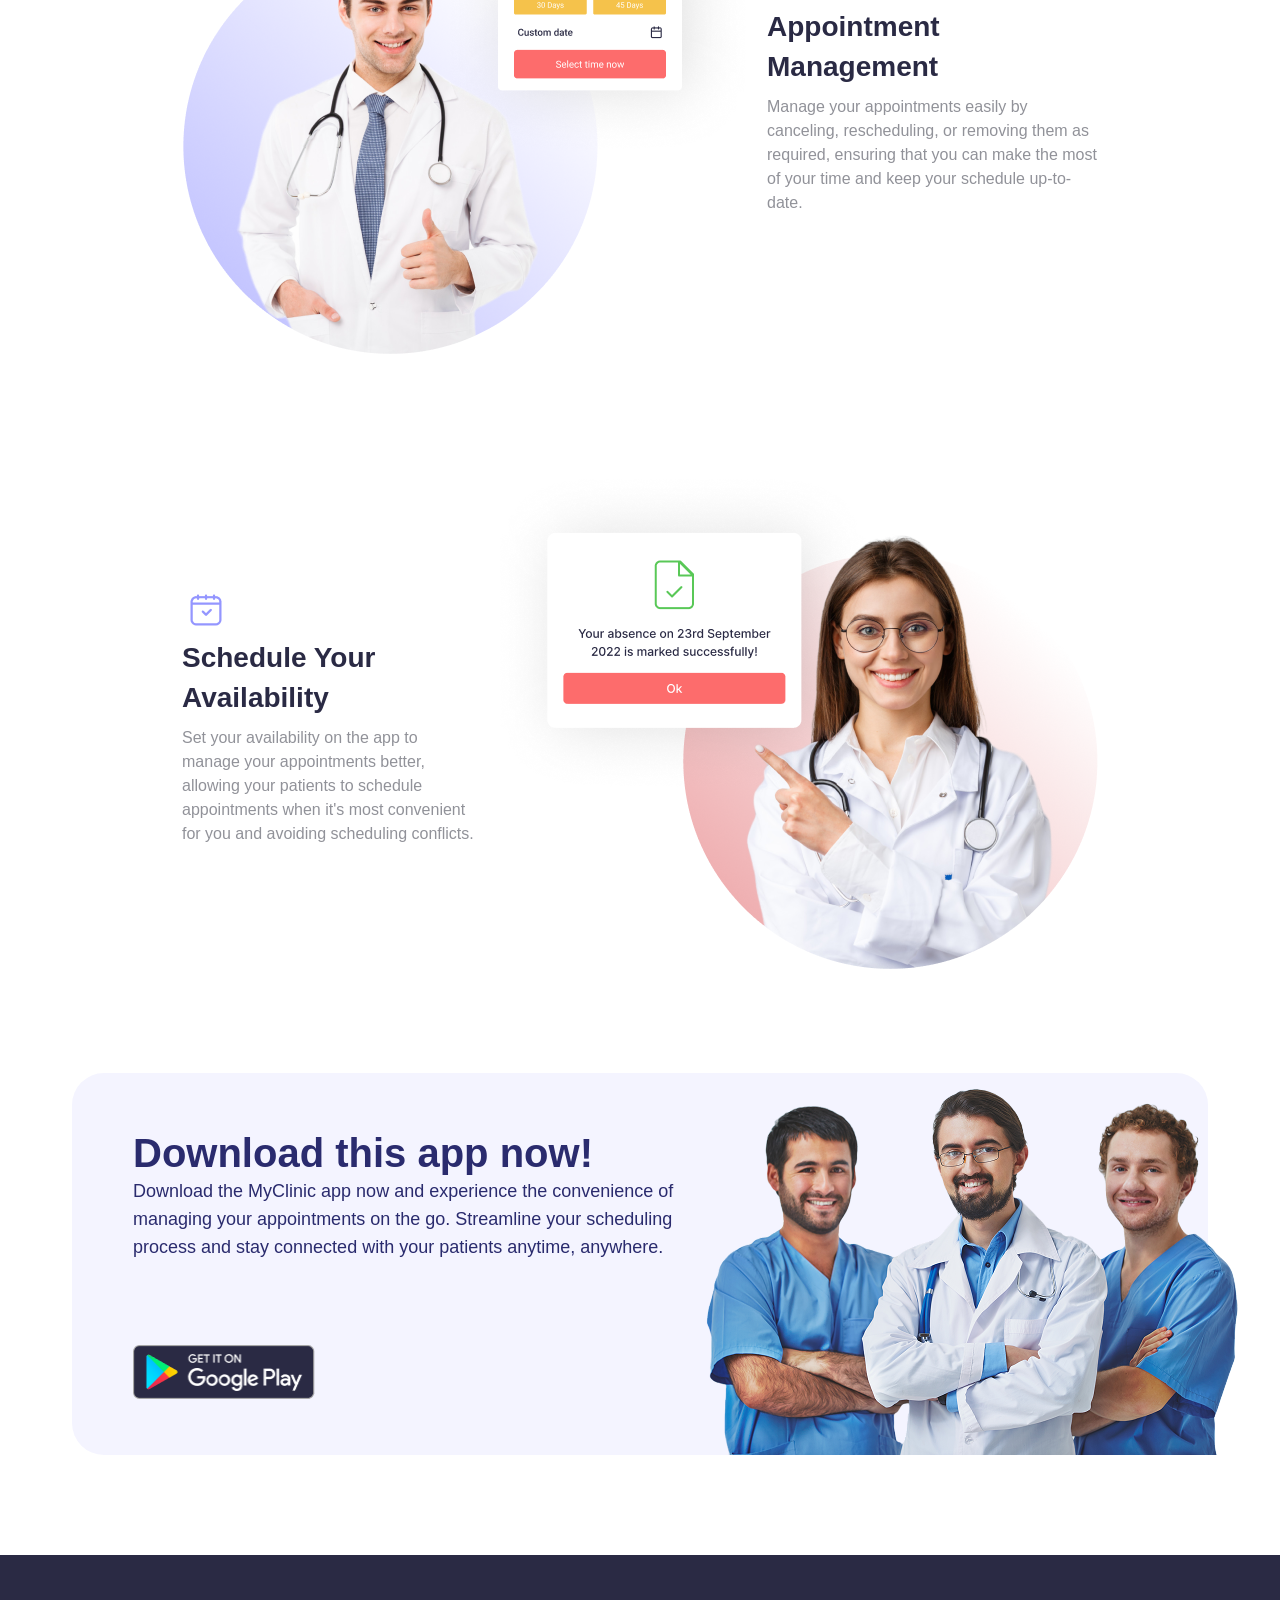
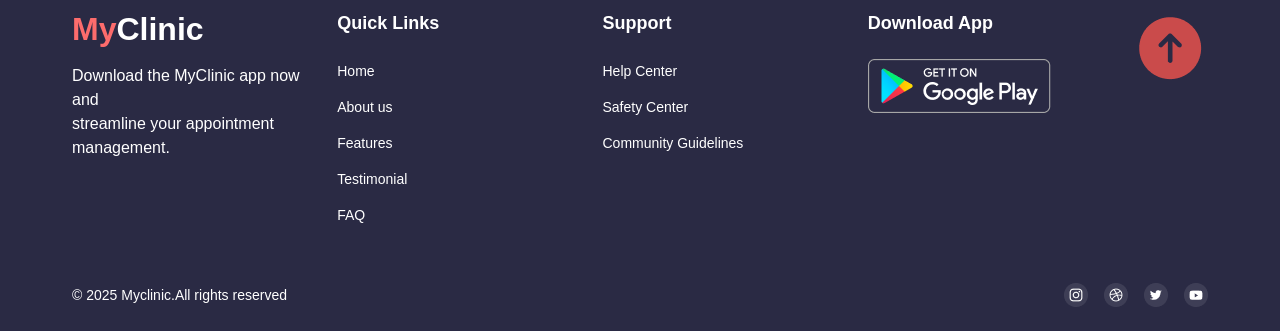
<file: Features/features.html>
<!DOCTYPE html>
<html lang="en">

<head>
    <meta charset="UTF-8">
    <meta name="viewport" content="width=device-width, initial-scale=1.0">
    <title>Features</title>
    <link rel="stylesheet" href="./style.css">
</head>

<body>
    <!-- Header start -->
    <div class="header">
        <div class="nav_bar">
            <h1> <span class="my">My</span><span class="clinic">Clinic</span></h1>
            <ul>
                <li><a href="../Home/index.html">Home</a></li>
                <li><a href="../About/about.html">About</a></li>
                <li><a href="#" class="features">Features</a></li>
                <li><a href="../Testimonial/testimonial.html">Testimonial</a></li>
                <li><a href="../FAQs/faqs.html">FAQ</a></li>
                <li><a href="../Contact us/contact.html">Contact</a></li>
            </ul>
            <div class="btn">
                <button class="login">Login</button>
                <button class="reg">Register</button>
            </div>
        </div>
    </div>
    <!-- Header end -->


    <!-- section 1 start -->

    <div class="hero_section">
        <div class="hero_text">
            <div class="h_heading">
                <p>Explore the Amazing Features</p>
            </div>
            <div class="subheading">
                <p>Home > Features</p>
            </div>
        </div>
    </div>
    <!-- <div class="bcg">
    </div> -->
    <!-- section 1 end -->


    <!-- section 2 start -->

    <section class="features_section_2nd">
        <div class="fer_left_side">
            <img src="./ass/1.png" alt="">
        </div>
        <div class="fer_right_side">
            <div class="image_con_2">
                <img src="./ass/1-1.png" alt="">
            </div>
            <div class="con_2">
                <div class="heading_con_2">
                    <p>Create appointments</p>
                </div>
                <div class="para_con_2">
                    <p>Quickly and easily create new appointments for your patients, including specifying the date,
                        time, duration, and other details to manage your schedule effectively.</p>
                </div>
            </div>
        </div>

        <!-- <div class="left_side">
            <img src="./ass/1.png" alt="">
        </div>
        <div class="containt">
            <div class="heading_2nd">
                <p>Create appointments</p>
            </div>
            <div class="para_2nd">
                <p>Quickly and easily create new appointments for your patients, including specifying the date, time, duration, and other details to manage your schedule effectively.</p>
            </div> -->
    </section>
    <!-- section 2 end -->

    <!-- section 3 start -->
    <section class="features_section_2nd">
        <div class="fer_right_side">
            <div class="image_con_2">
                <img src="./ass/2-1.png" alt="">
            </div>
            <div class="con_2">
                <div class="heading_con_2">
                    <p>Save Patient Records</p>
                </div>
                <div class="para_con_2">
                    <p>Store and manage your patient's prescriptions, medical reports, and profiles securely on the app
                        to access them quickly and easily when you need them.</p>
                </div>
            </div>
        </div>
        <div class="fer_left_side">
            <img src="./ass/2.png" alt="">
        </div>
    </section>
    <!-- section 3 end -->

    <!-- section 4 start -->
    <section class="features_section_2nd">
        <div class="fer_left_side">
            <img src="./ass/3.png" alt="">
        </div>
        <div class="fer_right_side">
            <div class="image_con_2">
                <img src="./ass/3-1.png" alt="">
            </div>
            <div class="con_2">
                <div class="heading_con_2">
                    <p>Track Appointments</p>
                </div>
                <div class="para_con_2">
                    <p>Keep track of your current, upcoming, and missed appointments to ensure that you're always on
                        top of your schedule and can manage your time efficiently.</p>
                </div>
            </div>
        </div>
    </section>
    <!-- section 4 end -->

    <!-- section 5 start -->
    <section class="features_section_2nd">
        <div class="fer_right_side">
            <div class="image_con_2">
                <img src="./ass/4-1.png" alt="">
            </div>
            <div class="con_2">
                <div class="heading_con_2">
                    <p>Search Patient and their Records</p>
                </div>
                <div class="para_con_2">
                    <p>Search for your patient profiles, records, and appointments quickly and easily using the app's
                        intuitive search function to save time and improve your workflow.</p>
                </div>
            </div>
        </div>
        <div class="fer_left_side">
            <img src="./ass/4.png" alt="">
        </div>
    </section>
    <!-- section 5 end -->

    <!-- section 6 start -->
    <section class="features_section_2nd">
        <div class="fer_left_side">
            <img src="./ass/5.png" alt="">
        </div>
        <div class="fer_right_side">
            <div class="image_con_2">
                <img src="./ass/5-1.png" alt="">
            </div>
            <div class="con_2">
                <div class="heading_con_2">
                    <p>Appointment Management</p>
                </div>
                <div class="para_con_2">
                    <p>Manage your appointments easily by canceling, rescheduling, or removing them as required,
                        ensuring that you can make the most of your time and keep your schedule up-to-date.</p>
                </div>
            </div>
        </div>
    </section>
    <!-- section 6 end -->

    <!-- section 7 start -->
    <section class="features_section_2nd">
        <div class="fer_right_side">
            <div class="image_con_2">
                <img src="./ass/6-1.png" alt="">
            </div>
            <div class="con_2">
                <div class="heading_con_2">
                    <p>Schedule Your Availability</p>
                </div>
                <div class="para_con_2">
                    <p>Set your availability on the app to manage your appointments better, allowing your patients to
                        schedule appointments when it's most convenient for you and avoiding scheduling conflicts.</p>
                </div>
            </div>
        </div>
        <div class="fer_left_side">
            <img src="./ass/6.png" alt="">
        </div>
    </section>
    <!-- section 7 end -->

    <!-- section 8 start -->
    <section>
        <div class="container">
            <div class="left_side">
                <div class="heading_para">
                    <div class="heading_5th">
                        <p>Download this app now!</p>
                    </div>
                    <div class="para_5th">
                        <p>Download the MyClinic app now and experience the convenience of managing your
                            appointments on
                            the
                            go. Streamline your scheduling process and stay connected with your patients anytime,
                            anywhere.
                        </p>
                    </div>
                </div>
                <div class="btn_5th">
                    <img src="./ass/Download btn.png" alt="">
                </div>
            </div>
            <div class="righr_side">
                <img src="./ass/5th img.png" alt="">
            </div>
        </div>
    </section>
    <!-- section 8 end -->

    <!-- section 9 start -->
    <footer>
        <div class="footer_containter">
            <div class="all_container">
                <div class="container_1">
                    <div class="logo">
                        <h1> <span class="my">My</span><span class="clinic_1">Clinic</span></h1>
                    </div>
                    <div class="para_10th">
                        <p>Download the MyClinic app now and <br>streamline your appointment <br>management.</p>
                    </div>
                </div>
                <div class="container_2">
                    <div class="quick_links">
                        <p>Quick Links</p>
                    </div>
                    <div class="items">
                        <p>Home</p>
                        <p>About us</p>
                        <p>Features</p>
                        <p>Testimonial</p>
                        <p>FAQ</p>
                    </div>
                </div>
                <div class="container_3">
                    <div class="support">
                        <p>Support</p>
                    </div>
                    <div class="items">
                        <p>Help Center</p>
                        <p>Safety Center</p>
                        <p>Community Guidelines</p>
                    </div>
                </div>
                <div class="container_4">
                    <div class="download_app">
                        <p>Download App</p>
                    </div>
                    <div class="btn_10th">
                        <img src="./ass/Download btn.png" alt="">
                    </div>
                </div>
                <div class="top_arrow">
                    <a href="#top">
                        <img src="./ass/top arrow.png" alt="">
                    </a>
                </div>
            </div>

            <div class="copy_social">
                <div class="copywrite">
                    <p>© 2025 Myclinic.All rights reserved</p>
                </div>
                <div class="socila_icons">
                    <img src="./ass/instagram.png" alt="">
                    <img src="./ass/dribbble.png" alt="">
                    <img src="./ass/twitter.png" alt="">
                    <img src="./ass/youtube.png" alt="">
                </div>
            </div>
        </div>
    </footer>
    <!-- section 9 end -->
    <!-- chat icon start -->
    <div class="chat_icon">
        <img src="./ass/Chat support.png" alt="">
    </div>
    <!-- chat icon end -->
</body>

</html>
</file>
<file: Home/style.css>
* {
    margin: 0px;
    padding: 0px;
    box-sizing: border-box;
}

body {
    font-family: Arial, Helvetica, sans-serif;
    /* padding-top: 72px; */

}

html {
    scroll-behavior: smooth;
}

/* .top_header {
    width: 100%;
    height: 702px;
    background-color: #FAFAFF;
} */

.header {
    background-color: #FAFAFF;
    position: fixed;
    top: 0;
    height: 72px;
    width: 100%;
    padding: 16px 72px;
    box-shadow: rgba(0, 0, 0, 0.05) 0px 2px 2px 0px;
    z-index: 1000;
}

.nav_bar {
    display: flex;
    justify-content: space-between;
    align-items: center;
}

.my {
    color: #4849A1;
}

.clinic {
    color: #FD6C6C;
}

.home {
    color: #FD6C6C;
    border-bottom: 1px solid #FD6C6C;
}

ul {
    display: flex;
    gap: 32px;
}

ul li {
    list-style: none;
}

a {
    text-decoration: none;
    font-size: 16px;
    color: #2A2A44;
}

.btn {
    display: flex;
    gap: 24px;
    background: transparent;
}

.reg {
    background-color: #FD6C6C;
    color: white;
    border-radius: 4px;
    border: none;
    padding: 8px 24px;
    cursor: pointer;
}

.login {
    background-color: #ffffff;
    color: #FD6C6C;
    border-radius: 4px;
    padding: 8px 24px;
    border: 1px solid #FD6C6C;
    cursor: pointer;
}

.hero_section {
    background-color: #FAFAFF;
    height: 702px;
    padding-top: 72px;
}

.main_container {
    width: auto;
    height: 593px;
    margin: 36px 72px 0 72px;
    display: flex;
    align-items: center;
    justify-content: space-between;

}

.containt {
    width: 636px;
    height: 390px;
}

.small_text {
    color: #FD6C6C;
    font-size: 18px;
    line-height: 24px;
    font-weight: 600;
    font-style: normal;
    padding-bottom: 8px;
}

.heading {
    color: #2A2B6E;
    font-size: 56px;
    line-height: 64px;
    font-weight: 800;
    font-style: normal;
}

.para {
    color: #919299;
    font-size: 18px;
    line-height: 24px;
    padding-top: 16px;
}

.btn_containt {
    padding-top: 48px;
    cursor: pointer;
}

/* 2nd Section */

.section_2nd {
    width: auto;
    height: auto;
    margin: 100px 72px 0 72px;
    display: flex;
    align-items: center;
    gap: 70px;
}

.left_side img {
    width: 562px;
}


.heading_2nd {
    color: #2A2B6E;
    font-size: 40px;
    line-height: 48px;
    font-weight: 700;
    font-style: normal;
}

.para_2nd {
    color: #919299;
    font-size: 18px;
    line-height: 28px;
    padding-top: 16px;
    font-style: normal;
    padding-bottom: 48px;
}

.btn_2nd button {
    width: 180px;
    height: 40px;
    background-color: #FD6C6C;
    color: #ffffff;
    border: none;
    border-radius: 4px;
    cursor: pointer;
}

.section_3rd {
    width: 100%;
    height: 554px;
    background-color: #f4f4ff;
    margin: 100px 0;
    padding: 56px 72px;
    text-align: center;
}

.text_container {
    text-align: center;
}

.heading_3rd p {
    color: #2A2B6E;
    font-size: 40px;
    line-height: 48px;
    font-weight: 700;
}

.para_3rd {
    color: #919299;
    font-size: 18px;
    line-height: 28px;
    padding-top: 8px;
    font-style: normal;
    padding-bottom: 40px;
}

.cards_container {
    width: auto;
    height: 214px;
    display: flex;
    justify-content: space-between;
    align-items: center;
}

.card_1 {
    background-color: #ffffff;
    width: 306px;
    height: 214px;
    display: flex;
    flex-direction: column;
    border-radius: 8px;
    align-items: center;
    padding: 24px 16px;
}

.img_1 {
    padding-bottom: 8px;

}

.card_heading {
    padding-bottom: 4px;
    color: #2A2A44;
    font-size: 18px;
    line-height: 24px;
    font-weight: 600;
}

.card_subheading {
    text-align: center;
    color: #919299;
    font-size: 16px;
    line-height: 24px;
    font-weight: 400;
}

.btn_3rd button {
    width: 259px;
    height: 56px;
    background-color: #FD6C6C;
    color: #ffffff;
    border: none;
    border-radius: 4px;
    margin-top: 48px;
    cursor: pointer;
}

/* Section 4th start*/
.section_4th {
    display: flex;
    margin: 100px 72px;
    height: 624px;
}

.containt_main {
    padding-left: 94px;
}

.heading_4th {
    font-size: 40px;
    line-height: 48px;
    color: #2A2B6E;
    font-weight: 700;
    font-style: normal;
    margin-bottom: 8px;
}

.para_4th {
    color: #919299;
    font-size: 16px;
    line-height: 24px;
    font-weight: 400;
    margin-bottom: 40px;
}

.containt_container {
    display: flex;
    flex-direction: column;
    gap: 24px;
}

.containt_4th {
    height: auto;
    display: flex;
    align-items: center;
}

.small_containt {
    margin-left: 16px;
}

.small_heading {
    font-size: 18px;
    font-weight: 600;
    line-height: 24px;
    margin-bottom: 4px;
    color: #2A2A44;
}

.small_para {
    color: #919299;
    font-size: 16px;
    line-height: 24px;
    font-weight: 400;
}

.btn_4th button {
    width: 259px;
    height: 56px;
    background-color: #FD6C6C;
    color: #ffffff;
    border: none;
    border-radius: 4px;
    margin-top: 48px;
    cursor: pointer;
}

/* Section 4th end*/


/* Section 5th Start*/
.container {
    background-color: #F4F4FF;
    width: auto;
    height: 382px;
    display: flex;
    justify-content: space-between;
    margin: 100px 72px;
    border-radius: 32px;
    padding: 0 61px;
}

.heading_para {
    width: 564px;
    height: 168px;
    margin-top: 56px;
    margin-bottom: 48px;
}

.heading_5th {
    color: #2A2B6E;
    font-size: 40px;
    line-height: 48px;
    font-weight: 700;
}

.para_5th {
    color: #2A2B6E;
    font-size: 18px;
    line-height: 28px;
    font-weight: 400;
}

.btn_5th img {
    width: 182px;
    height: 54px;
}

/* Section 5th End*/



/* Section 6th Start*/
.containr_6th {
    width: 1076px;
    height: auto;
    margin: 100px 182px;
}

.heading_para_6th {
    text-align: center;
}

.heading_6th {
    font-size: 40px;
    line-height: 48px;
    color: #2A2B6E;
    font-weight: 700;
    font-style: normal;
    margin-bottom: 8px;
}

.para_6th {
    font-size: 18px;
    font-weight: 400;
    line-height: 28px;
    color: #919299;
    margin-bottom: 40px;
}

/* Section 6th End*/


/* Section 7th Start*/
.containr_7th {
    width: 100%;
    height: 576px;
    margin: 100px 0;
    background-color: #F4F4FF;
    padding: 56px 72px;
}

.heading_para_7th {
    text-align: center;
}

.heading_7th {
    font-size: 40px;
    line-height: 48px;
    color: #2A2B6E;
    font-weight: 700;
    font-style: normal;
    margin-bottom: 8px;
}

.para_7th {
    font-size: 18px;
    font-weight: 400;
    line-height: 28px;
    color: #919299;
    margin-bottom: 40px;
}

.all_cards {
    display: flex;
    justify-content: space-between;
    align-items: center;
}

.card_container {
    background-color: #ffffff;
    width: 416px;
    height: 284px;
    border-radius: 10px;
    padding: 30px 24px;
}

.top_container {
    width: 368px;
    display: flex;
    align-items: center;
    justify-content: space-between;
}

.drimg_name {
    display: flex;

}

.dr_name_stars {
    width: 216px;
    display: flex;
    flex-direction: column;
    align-items: flex-start;
    padding-left: 16px;
}

.dr_name {
    font-size: 18px;
    font-weight: 600;
    line-height: 28px;
    color: #2A2A44;
}

.para_7th_2nd {
    font-size: 16px;
    font-weight: 400;
    line-height: 24px;
    color: #919299;
    margin-top: 24px;
    text-align: start;
    height: 96px;
}

.bottom_container {
    height: 24px;
    display: flex;
    align-items: start;
    align-items: center;
    gap: 8px;
    font-size: 14px;
    font-weight: 400;
    line-height: 24px;
    color: #919299;
    margin-top: 24px;
}

/* Section 7th End*/

/* Section 8th Start*/
.containr_8th {
    text-align: center;
    padding-bottom: 100px;
}

.heading_8th {
    font-size: 40px;
    line-height: 48px;
    color: #2A2B6E;
    font-weight: 700;
    font-style: normal;
    margin-bottom: 8px;
}

.para_8th {
    font-size: 18px;
    font-weight: 400;
    line-height: 28px;
    color: #919299;
    margin-bottom: 40px;
}

.content_8th {
    width: 514px;
}

.container_both {
    display: flex;
    justify-content: center;
    gap: 40px;
}

.container_content {
    width: 742px;
}

.container_1st {
    padding: 16px;
    /* shadow 3 */
    box-shadow: 0 9px 30px 0 rgba(0, 0, 0, 0.05);
}

.heading_icon {
    display: flex;
    gap: 16px;
    align-items: center;
    margin-bottom: 16px;
}

.heading_1st {
    font-size: 18px;
    font-weight: 600;
    line-height: 24px;
    color: #2A2A44;
}

.para_container {
    padding-left: 40px;
}

.para_1st {
    border-left: 2px solid #2A2B6E;
}

.para_1st p {
    font-size: 16px;
    font-weight: 400;
    line-height: 24px;
    color: #919299;
    text-align: left;
    padding-left: 16px;
}

.container_2nd {
    padding: 16px;
    margin-top: 24px;
}

.heading_2icon {
    display: flex;
    gap: 16px;
    align-items: center;
}

.btn_8th button {
    width: 175px;
    height: 56px;
    background-color: #FD6C6C;
    color: #ffffff;
    border: none;
    border-radius: 4px;
    margin-top: 48px;
    cursor: pointer;
}

/* Section 8th End*/


/* Section 9th Start*/
.container_9th {
    width: auto;
    height: 798px;
    background-color: #F6F4FC;
    padding: 56px 182px;
}

.top_containt {
    display: flex;
    flex-direction: column;
    text-align: center;
    gap: 8px;
}

.contact {
    display: flex;
    align-items: center;
    gap: 16px;
}

.container_call {
    display: flex;
    flex-direction: column;
}

.heading_9th {
    font-size: 40px;
    line-height: 48px;
    color: #2A2B6E;
    font-weight: 700;
}

.para_9th {
    font-size: 18px;
    font-weight: 400;
    line-height: 28px;
    color: #919299;
}

.base_container {
    display: flex;
    align-items: center;
    justify-content: center;
    margin-top: 40px;

}

.contact {
    width: 234px;
    /* display: flex;
    align-items: center; */
    /* background-color: #c4eb46; */
}

.call_heading {
    font-size: 16px;
    font-weight: 500;
    line-height: 24px;
    color: #919299;
    text-align: left;
}

.call_num {
    font-size: 16px;
    font-weight: 500;
    line-height: 24px;
    color: #2A2A44;
    text-align: left;
}

/* form */
form {
    width: auto;
    height: 488px;
    background-color: #ffffff;
    padding: 48px;
    margin-top: 24px;
    border-radius: 8px;
    /* shadow 3 */
    box-shadow: 0 9px 30px 0 rgba(0, 0, 0, 0.05);
}

.container_input {
    display: flex;
    justify-content: space-between;
    align-items: center;
}

.labe_text {
    display: flex;
    flex-direction: column;
    gap: 8px;
}

.name {
    font-size: 14px;
    font-weight: 400;
    line-height: 24px;
    color: #2A2A44;
}

input {
    padding: 14px 16px;
    border-radius: 6px;
    border: 1px solid #C4C4D6;
    width: 316px;
    height: 52px;
}

.message {
    margin-top: 16px;
}

textarea {
    width: 100%;
    height: 172px;
    padding: 12px;
    border: 1px solid #C4C4D6;
    border-radius: 6px;
    font-family: Arial, Helvetica, sans-serif;
}

.btn_9th {
    text-align: end;
}

.btn_9th button {
    width: 102px;
    height: 40px;
    background-color: #FD6C6C;
    color: #ffffff;
    border: none;
    border-radius: 4px;
    margin-top: 48px;
    cursor: pointer;
}

/* Section 9th End*/


/* Section 10th Start*/
.footer_containter {
    background-color: #2A2A44;
    width: 100%;
    height: 376px;
    padding: 56px 72px 0 72px;

}

.all_container {
    display: flex;
    gap: 24px;
    /* background-color: #FD6C6C; */
}

.container_1 {
    width: 306px;
    height: 216px;
    /* background-color: #919299; */
}

.logo .my {
    color: #FD6C6C;
}

.clinic_1 {
    color: #ffffff;
}

.para_10th {
    font-size: 16px;
    font-weight: 400;
    line-height: 24px;
    color: #fff;
    margin-top: 16px;
}

.container_2 {
    width: 306px;
    height: 216px;
    /* background-color: #919299; */
}

.quick_links {
    font-size: 18px;
    font-weight: 600;
    line-height: 24px;
    color: #fff;
    margin-bottom: 24px;
}

.items {
    display: flex;
    flex-direction: column;
    gap: 12px;
    font-size: 14px;
    font-weight: 400;
    line-height: 24px;
    color: #fff;

}

.container_3 {
    width: 306px;
    height: 216px;
    /* background-color: #919299; */
}

.support {
    font-size: 18px;
    font-weight: 600;
    line-height: 24px;
    color: #fff;
    margin-bottom: 24px;
}

.container_4 {
    width: 306px;
    height: 216px;
    /* background-color: #919299; */
}

.download_app {
    font-size: 18px;
    font-weight: 600;
    line-height: 24px;
    color: #fff;
    margin-bottom: 24px;
}

.copy_social {
    display: flex;
    justify-content: space-between;
    align-items: center;
    padding: 24px 0;
    margin-top: 32px;
}

.copywrite {
    color: #fff;
    font-size: 14px;
    font-weight: 400;
    line-height: 24px;
}

.socila_icons {
    display: flex;
    gap: 16px;
}

/* Section 10th End*/
.chat_icon {
    position: fixed;
    right: 24px;
    top: 650px;
}
</file>
<file: About/style.css>
* {
    margin: 0px;
    padding: 0px;
    box-sizing: border-box;
}

body {
    font-family: Arial, Helvetica, sans-serif;
    padding-top: 72px;

}

html {
    scroll-behavior: smooth;
}

.top_header {
    width: 100%;
    height: 702px;
    background-color: #FAFAFF;
}

.header {
    background-color: #FAFAFF;
    position: fixed;
    top: 0;
    height: 72px;
    width: 100%;
    padding: 16px 72px;
    box-shadow: rgba(0, 0, 0, 0.05) 0px 2px 2px 0px;
    z-index: 1000;
}

.nav_bar {
    display: flex;
    justify-content: space-between;
    align-items: center;
}

.my {
    color: #4849A1;
}

.clinic {
    color: #FD6C6C;
}

.about {
    color: #FD6C6C;
    border-bottom: 1px solid #FD6C6C;
}

ul {
    display: flex;
    gap: 32px;
}

ul li {
    list-style: none;
}

a {
    text-decoration: none;
    font-size: 16px;
    color: #2A2A44;
}

.btn {
    display: flex;
    gap: 24px;
    background: transparent;
}

.reg {
    background-color: #FD6C6C;
    color: white;
    border-radius: 4px;
    border: none;
    padding: 8px 24px;
    cursor: pointer;
}

.login {
    background-color: #ffffff;
    color: #FD6C6C;
    border-radius: 4px;
    padding: 8px 24px;
    border: 1px solid #FD6C6C;
    cursor: pointer;
}

/* section 1 start */
/* .bcg {
    width: 100%;
    height: 300px;
    background-image: url(./ass/bcg.png);
} */
.hero_section {
    background-image: url(./ass/bcg.png);
    background-size: cover;
    background-position: center;
    height: 400px;
    /* position: relative; */
}

.hero_text {
    position: absolute;
    left: 72px;
    top: 250px;
}

.h_heading {
    color: #2A2B6E;
    font-size: 40px;
    font-weight: 700;
    line-height: 48px;
}

.subheading {
    color: #919299;
    font-size: 16px;
    font-weight: 400;
    line-height: 24px;
}

/* section 1 end */

/* secation 2 start */

.about_section_2nd {
    width: auto;
    height: auto;
    margin: 100px 72px 0 72px;
    display: flex;
    align-items: center;
    gap: 70px;
}

.left_side img {
    width: 562px;
}


.heading_2nd {
    color: #2A2B6E;
    font-size: 40px;
    line-height: 48px;
    font-weight: 700;
    font-style: normal;
}

.para_2nd {
    color: #919299;
    font-size: 18px;
    line-height: 28px;
    padding-top: 16px;
    font-style: normal;
    padding-bottom: 48px;
}

.btn_2nd button {
    width: 180px;
    height: 40px;
    background-color: #FD6C6C;
    color: #ffffff;
    border: none;
    border-radius: 4px;
    cursor: pointer;
}

/* secation 2 end */

/* secation 3 start */
.container_33 {
    width: 100%;
    height: 658px;
    background-color: #f4f4ff;
    margin: 100px 0;
    padding: 56px 72px;
    text-align: center;
}

.con_top {
    display: flex;
    justify-content: space-between;
    align-items: center;
}

.con_1 {
    width: 660px;
    height: 202px;

}

.heading_con_1 {
    color: #2A2B6E;
    font-size: 40px;
    line-height: 48px;
    font-weight: 700;
    font-style: normal;
    text-align: start;
}

.para_con_1 {
    color: #919299;
    font-size: 18px;
    line-height: 28px;
    padding-top: 16px;
    font-style: normal;
    padding-bottom: 40px;
    text-align: start;
}

.con_buttom {
    margin-top: 40px;
    display: flex;
    justify-content: space-between;
}

.info {
    width: 416px;
    height: auto;
    display: flex;
    flex-direction: column;
    align-items: start;
}

.image_con_2 img {
    margin-bottom: 16px;
}

.heading_con_2 {
    color: #2A2A44;
    ;
    font-size: 24px;
    line-height: 32px;
    font-weight: 600;
    font-style: normal;
    text-align: start;
}

.para_con_2 {
    color: #919299;
    font-size: 16px;
    line-height: 24px;
    padding-top: 8px;
    font-style: normal;
    text-align: start;
}

/* secation 3 end */

/* secation 4 start */
.heading_con_4 {
    color: #2A2B6E;
    font-size: 40px;
    line-height: 48px;
    font-weight: 700;
    font-style: normal;
    text-align: center;
    margin-bottom: 40px;
}

.pro_sec {
    display: flex;
    justify-content: center;
    gap: 24px;
    margin-bottom: 100px;
}

.profile {
    width: 306px;
    text-align: center;
}

.heading_con_44 {
    color: #2A2A44;
    ;
    font-size: 24px;
    line-height: 32px;
    font-weight: 600;
    font-style: normal;
    text-align: center;
    margin-top: 32px;
}

.para_con_4 {
    color: #919299;
    font-size: 18px;
    line-height: 24px;
    font-weight: 400px;
    font-style: normal;
    text-align: center;
}

/* secation 4 end */
/* secation 5 start */
.container {
    background-color: #F4F4FF;
    width: auto;
    height: 382px;
    display: flex;
    justify-content: space-between;
    margin: 100px 72px;
    border-radius: 32px;
    padding: 0 61px;
}

.heading_para {
    width: 564px;
    height: 168px;
    margin-top: 56px;
    margin-bottom: 48px;
}

.heading_5th {
    color: #2A2B6E;
    font-size: 40px;
    line-height: 48px;
    font-weight: 700;
}

.para_5th {
    color: #2A2B6E;
    font-size: 18px;
    line-height: 28px;
    font-weight: 400;
}

.btn_5th img {
    width: 182px;
    height: 54px;
}

/* secation 5 end */

/* Section 6 Start*/
.footer_containter {
    background-color: #2A2A44;
    width: 100%;
    height: 376px;
    padding: 56px 72px 0 72px;

}

.all_container {
    display: flex;
    gap: 24px;
    /* background-color: #FD6C6C; */
}

.container_1 {
    width: 306px;
    height: 216px;
    /* background-color: #919299; */
}

.logo .my {
    color: #FD6C6C;
}

.clinic_1 {
    color: #ffffff;
}

.para_10th {
    font-size: 16px;
    font-weight: 400;
    line-height: 24px;
    color: #fff;
    margin-top: 16px;
}

.container_2 {
    width: 306px;
    height: 216px;
    /* background-color: #919299; */
}

.quick_links {
    font-size: 18px;
    font-weight: 600;
    line-height: 24px;
    color: #fff;
    margin-bottom: 24px;
}

.items {
    display: flex;
    flex-direction: column;
    gap: 12px;
    font-size: 14px;
    font-weight: 400;
    line-height: 24px;
    color: #fff;

}

.container_3 {
    width: 306px;
    height: 216px;
    /* background-color: #919299; */
}

.support {
    font-size: 18px;
    font-weight: 600;
    line-height: 24px;
    color: #fff;
    margin-bottom: 24px;
}

.container_4 {
    width: 306px;
    height: 216px;
    /* background-color: #919299; */
}

.download_app {
    font-size: 18px;
    font-weight: 600;
    line-height: 24px;
    color: #fff;
    margin-bottom: 24px;
}

.copy_social {
    display: flex;
    justify-content: space-between;
    align-items: center;
    padding: 24px 0;
    margin-top: 32px;
}

.copywrite {
    color: #fff;
    font-size: 14px;
    font-weight: 400;
    line-height: 24px;
}

.socila_icons {
    display: flex;
    gap: 16px;
}

/* Section 6 End*/
.chat_icon {
    position: fixed;
    right: 24px;
    top: 650px;
}
</file>
<file: Contact us/style.css>
* {
    margin: 0px;
    padding: 0px;
    box-sizing: border-box;
}

body {
    font-family: Arial, Helvetica, sans-serif;
    padding-top: 72px;

}

html {
    scroll-behavior: smooth;
}

.top_header {
    width: 100%;
    height: 702px;
    background-color: #FAFAFF;
}

.header {
    background-color: #FAFAFF;
    position: fixed;
    top: 0;
    height: 72px;
    width: 100%;
    padding: 16px 72px;
    box-shadow: rgba(0, 0, 0, 0.05) 0px 2px 2px 0px;
    z-index: 1000;
}

.nav_bar {
    display: flex;
    justify-content: space-between;
    align-items: center;
}

.my {
    color: #4849A1;
}

.clinic {
    color: #FD6C6C;
}

.contact {
    color: #FD6C6C;
    border-bottom: 1px solid #FD6C6C;
}

ul {
    display: flex;
    gap: 32px;
}

ul li {
    list-style: none;
}

a {
    text-decoration: none;
    font-size: 16px;
    color: #2A2A44;
}

.btn {
    display: flex;
    gap: 24px;
    background: transparent;
}

.reg {
    background-color: #FD6C6C;
    color: white;
    border-radius: 4px;
    border: none;
    padding: 8px 24px;
    cursor: pointer;
}

.login {
    background-color: #ffffff;
    color: #FD6C6C;
    border-radius: 4px;
    padding: 8px 24px;
    border: 1px solid #FD6C6C;
    cursor: pointer;
}

/* section 1 start */
/* .bcg {
    background-image: url(./ass/bcg.png);
    width: 100%;
    height: 300px;
} */
.hero_section {
    background-image: url(./ass/bcg.png);
    background-size: cover;
    background-position: center;
    height: 400px;
    /* position: relative; */
}

.hero_text {
    position: absolute;
    left: 72px;
    top: 250px;
}

.h_heading {
    color: #2A2B6E;
    font-size: 40px;
    font-weight: 700;
    line-height: 48px;
}

.subheading {
    color: #919299;
    font-size: 16px;
    font-weight: 400;
    line-height: 24px;
}

/* section 1 end */

/* section 2 start */
.base_container {
    width: auto;
    height: auto;
    margin: 182px 100px;
    display: flex;
    justify-content: center;
    align-items: center;
    gap: 24px;
}

.left_con {
    width: 526px;
}

.top_heading {
    color: #2A2B6E;
    font-size: 40px;
    font-weight: 700;
    line-height: 48px;
    padding-bottom: 8px;
}

.top_para {
    color: #919299;
    font-size: 16px;
    font-weight: 400;
    line-height: 24px;
    padding-bottom: 32px;
}

.top_2nd_heading {
    color: #2A2B6E;
    font-size: 24px;
    font-weight: 600;
    line-height: 32px;
    padding-bottom: 16px;
}

/* right side start */
.right_con {
    width: 526px;
    height: 596px;
    padding: 48px 24px;
    border-radius: 8px;
    background: #FFF;
    box-shadow: 0.744px 1.487px 30px 0 rgba(72, 73, 161, 0.12);
}

.inputs_con {
    display: flex;
    gap: 16px;
}

.row_1st {
    display: flex;
    flex-direction: column;
    gap: 16px;
}

.row_2nd {
    display: flex;
    flex-direction: column;
    gap: 16px;
    margin-bottom: 16px;
}

.input input {
    width: 232px;
    height: 52px;
    padding: 14px 16px;
    border-radius: 6px;
    border: 1px solid#C4C4D6;
    margin-top: 8px;
}

.message {
    margin-top: 16px;
}

textarea {
    width: 100%;
    height: 172px;
    padding: 12px;
    border: 1px solid #C4C4D6;
    border-radius: 6px;
    font-family: Arial, Helvetica, sans-serif;
}

.btn_send button {
    width: 100%;
    height: 48px;
    background-color: #FD6C6C;
    color: #ffffff;
    border: none;
    border-radius: 4px;
    margin-top: 48px;
    cursor: pointer;
}

/* right side end */
/* section 2 end */
/* section 3 start */
.footer_containter {
    background-color: #2A2A44;
    width: 100%;
    height: 376px;
    padding: 56px 72px 0 72px;

}

.all_container {
    display: flex;
    gap: 24px;
    /* background-color: #FD6C6C; */
}

.container_1 {
    width: 306px;
    height: 216px;
    /* background-color: #919299; */
}

.logo .my {
    color: #FD6C6C;
}

.clinic_1 {
    color: #ffffff;
}

.para_10th {
    font-size: 16px;
    font-weight: 400;
    line-height: 24px;
    color: #fff;
    margin-top: 16px;
}

.container_2 {
    width: 306px;
    height: 216px;
    /* background-color: #919299; */
}

.quick_links {
    font-size: 18px;
    font-weight: 600;
    line-height: 24px;
    color: #fff;
    margin-bottom: 24px;
}

.items {
    display: flex;
    flex-direction: column;
    gap: 12px;
    font-size: 14px;
    font-weight: 400;
    line-height: 24px;
    color: #fff;

}

.container_3 {
    width: 306px;
    height: 216px;
    /* background-color: #919299; */
}

.support {
    font-size: 18px;
    font-weight: 600;
    line-height: 24px;
    color: #fff;
    margin-bottom: 24px;
}

.container_4 {
    width: 306px;
    height: 216px;
    /* background-color: #919299; */
}

.download_app {
    font-size: 18px;
    font-weight: 600;
    line-height: 24px;
    color: #fff;
    margin-bottom: 24px;
}

.copy_social {
    display: flex;
    justify-content: space-between;
    align-items: center;
    padding: 24px 0;
    margin-top: 32px;
}

.copywrite {
    color: #fff;
    font-size: 14px;
    font-weight: 400;
    line-height: 24px;
}

.socila_icons {
    display: flex;
    gap: 16px;
}

/* section 3 end */
.chat_icon {
    position: fixed;
    right: 24px;
    top: 650px;
}
</file>
<file: Features/style.css>
* {
    margin: 0px;
    padding: 0px;
    box-sizing: border-box;
}

body {
    font-family: Arial, Helvetica, sans-serif;
    padding-top: 72px;

}

html {
    scroll-behavior: smooth;
}

.top_header {
    width: 100%;
    height: 702px;
    background-color: #FAFAFF;
}

.header {
    background-color: #FAFAFF;
    position: fixed;
    top: 0;
    height: 72px;
    width: 100%;
    padding: 16px 72px;
    box-shadow: rgba(0, 0, 0, 0.05) 0px 2px 2px 0px;
    z-index: 1000;
}

.nav_bar {
    display: flex;
    justify-content: space-between;
    align-items: center;
}

.my {
    color: #4849A1;
}

.clinic {
    color: #FD6C6C;
}

.features {
    color: #FD6C6C;
    border-bottom: 1px solid #FD6C6C;
}

ul {
    display: flex;
    gap: 32px;
}

ul li {
    list-style: none;
}

a {
    text-decoration: none;
    font-size: 16px;
    color: #2A2A44;
}

.btn {
    display: flex;
    gap: 24px;
    background: transparent;
}

.reg {
    background-color: #FD6C6C;
    color: white;
    border-radius: 4px;
    border: none;
    padding: 8px 24px;
    cursor: pointer;
}

.login {
    background-color: #ffffff;
    color: #FD6C6C;
    border-radius: 4px;
    padding: 8px 24px;
    border: 1px solid #FD6C6C;
    cursor: pointer;
}

/* section 1 start */
/* .bcg {
    width: 100%;
    height: 300px;
    background-image: url(./ass/bcg.png);
} */
.hero_section {
    background-image: url(./ass/bcg.png);
    background-size: cover;
    background-position: center;
    height: 400px;
    /* position: relative; */
}

.hero_text {
    position: absolute;
    left: 72px;
    top: 250px;
}

.h_heading {
    color: #2A2B6E;
    font-size: 40px;
    font-weight: 700;
    line-height: 48px;
}

.subheading {
    color: #919299;
    font-size: 16px;
    font-weight: 400;
    line-height: 24px;
}
/* section 1 end */

/* section 2 start */
.features_section_2nd {
    display: flex;
    margin: 100px 182px 40px 182px;
    justify-content: space-between;
    margin-bottom: 40px;
}

.fer_right_side {
    width: 500px;
    display: flex;
    flex-direction: column;
    justify-content: center;
}

.heading_con_2 {
    font-size: 28px;
    font-weight: 700;
    line-height: 40px;
    color: #2A2A44;
    padding-bottom: 8px;
}

.para_con_2 {
    color: #919299;
    font-size: 16px;
    font-weight: 400;
    line-height: 24px;
}

/* section 2 end */
/* section 8 start */

.container {
    background-color: #F4F4FF;
    width: auto;
    height: 382px;
    display: flex;
    justify-content: space-between;
    margin: 100px 72px;
    border-radius: 32px;
    padding: 0 61px;
}

.heading_para {
    width: 564px;
    height: 168px;
    margin-top: 56px;
    margin-bottom: 48px;
}

.heading_5th {
    color: #2A2B6E;
    font-size: 40px;
    line-height: 48px;
    font-weight: 700;
}

.para_5th {
    color: #2A2B6E;
    font-size: 18px;
    line-height: 28px;
    font-weight: 400;
}

.btn_5th img {
    width: 182px;
    height: 54px;
}
/* section 8 start */
/* section 9 start */
.footer_containter {
    background-color: #2A2A44;
    width: 100%;
    height: 376px;
    padding: 56px 72px 0 72px;

}

.all_container {
    display: flex;
    gap: 24px;
    /* background-color: #FD6C6C; */
}

.container_1 {
    width: 306px;
    height: 216px;
    /* background-color: #919299; */
}

.logo .my {
    color: #FD6C6C;
}

.clinic_1 {
    color: #ffffff;
}

.para_10th {
    font-size: 16px;
    font-weight: 400;
    line-height: 24px;
    color: #fff;
    margin-top: 16px;
}

.container_2 {
    width: 306px;
    height: 216px;
    /* background-color: #919299; */
}

.quick_links {
    font-size: 18px;
    font-weight: 600;
    line-height: 24px;
    color: #fff;
    margin-bottom: 24px;
}

.items {
    display: flex;
    flex-direction: column;
    gap: 12px;
    font-size: 14px;
    font-weight: 400;
    line-height: 24px;
    color: #fff;

}

.container_3 {
    width: 306px;
    height: 216px;
    /* background-color: #919299; */
}

.support {
    font-size: 18px;
    font-weight: 600;
    line-height: 24px;
    color: #fff;
    margin-bottom: 24px;
}

.container_4 {
    width: 306px;
    height: 216px;
    /* background-color: #919299; */
}

.download_app {
    font-size: 18px;
    font-weight: 600;
    line-height: 24px;
    color: #fff;
    margin-bottom: 24px;
}

.copy_social {
    display: flex;
    justify-content: space-between;
    align-items: center;
    padding: 24px 0;
    margin-top: 32px;
}

.copywrite {
    color: #fff;
    font-size: 14px;
    font-weight: 400;
    line-height: 24px;
}

.socila_icons {
    display: flex;
    gap: 16px;
}
/* section 9 end */
.chat_icon {
    position: fixed;
    right: 24px;
    top: 650px;
}
</file>
